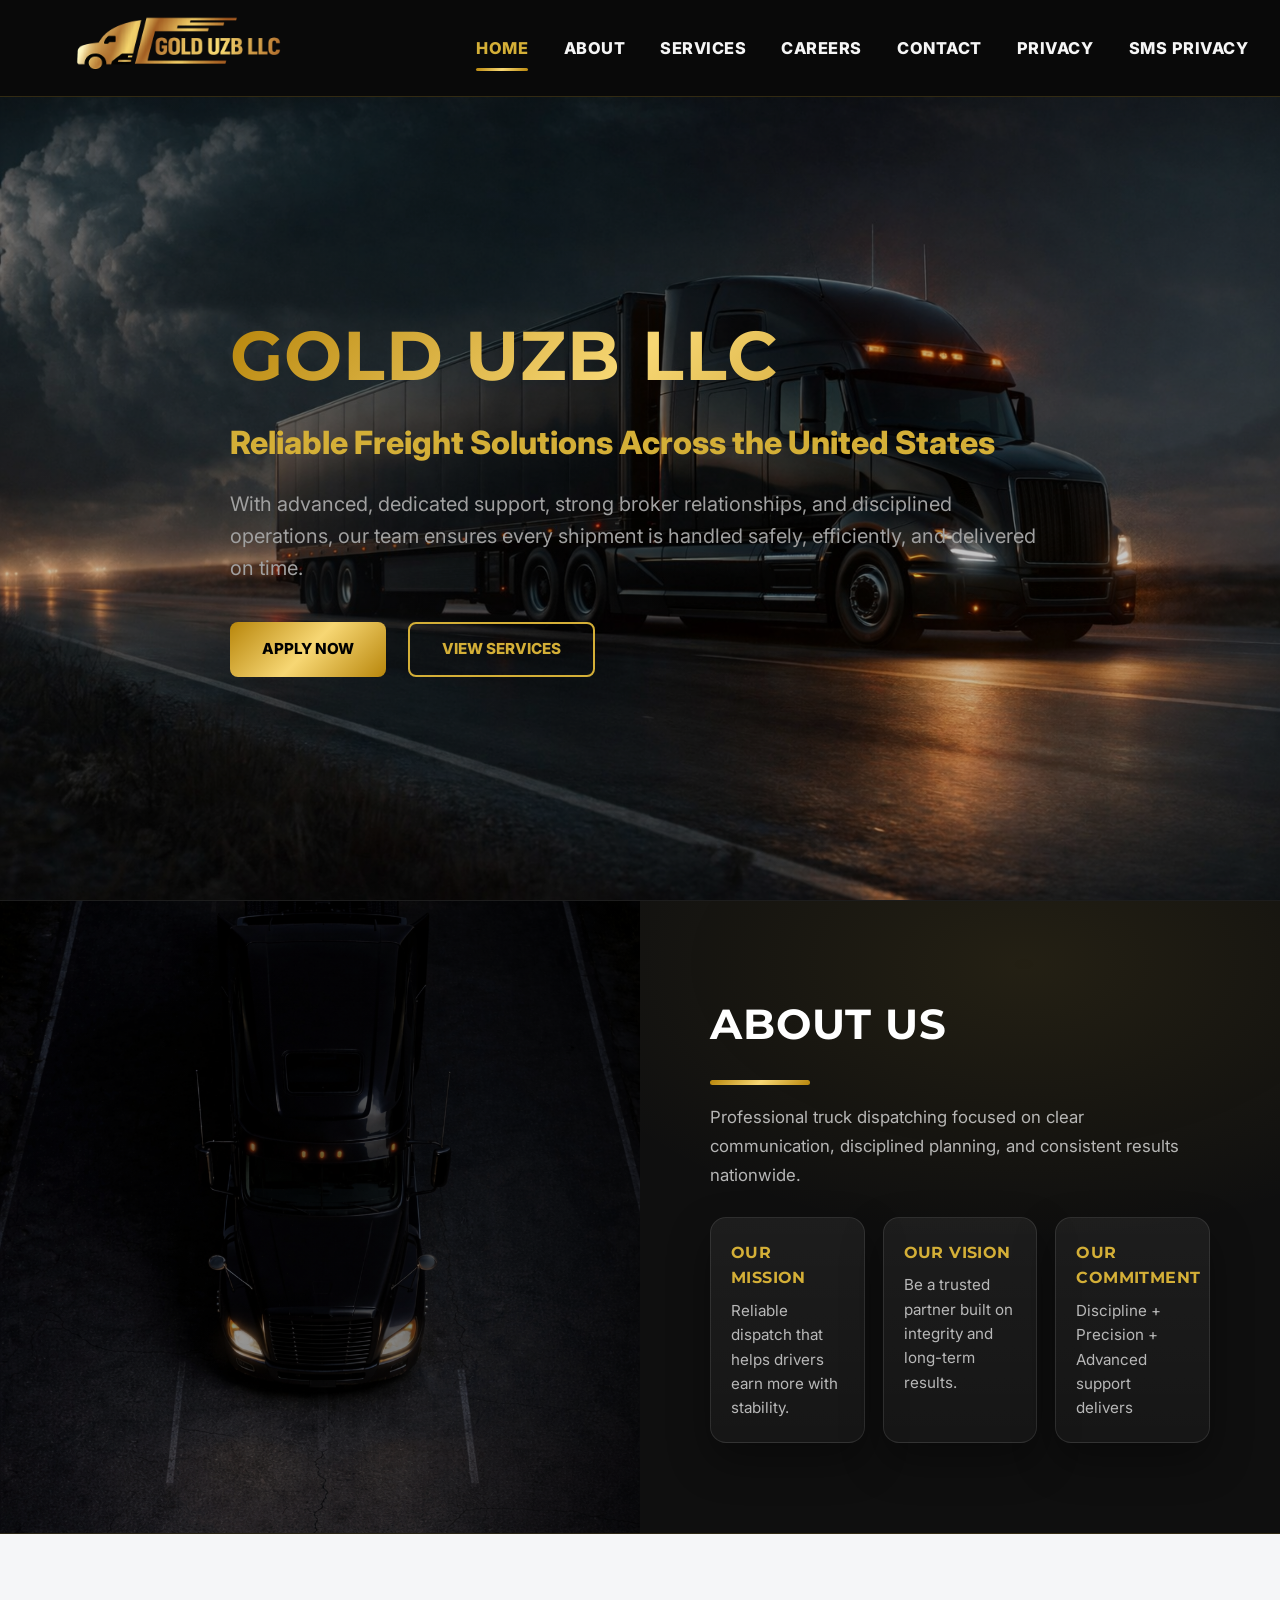
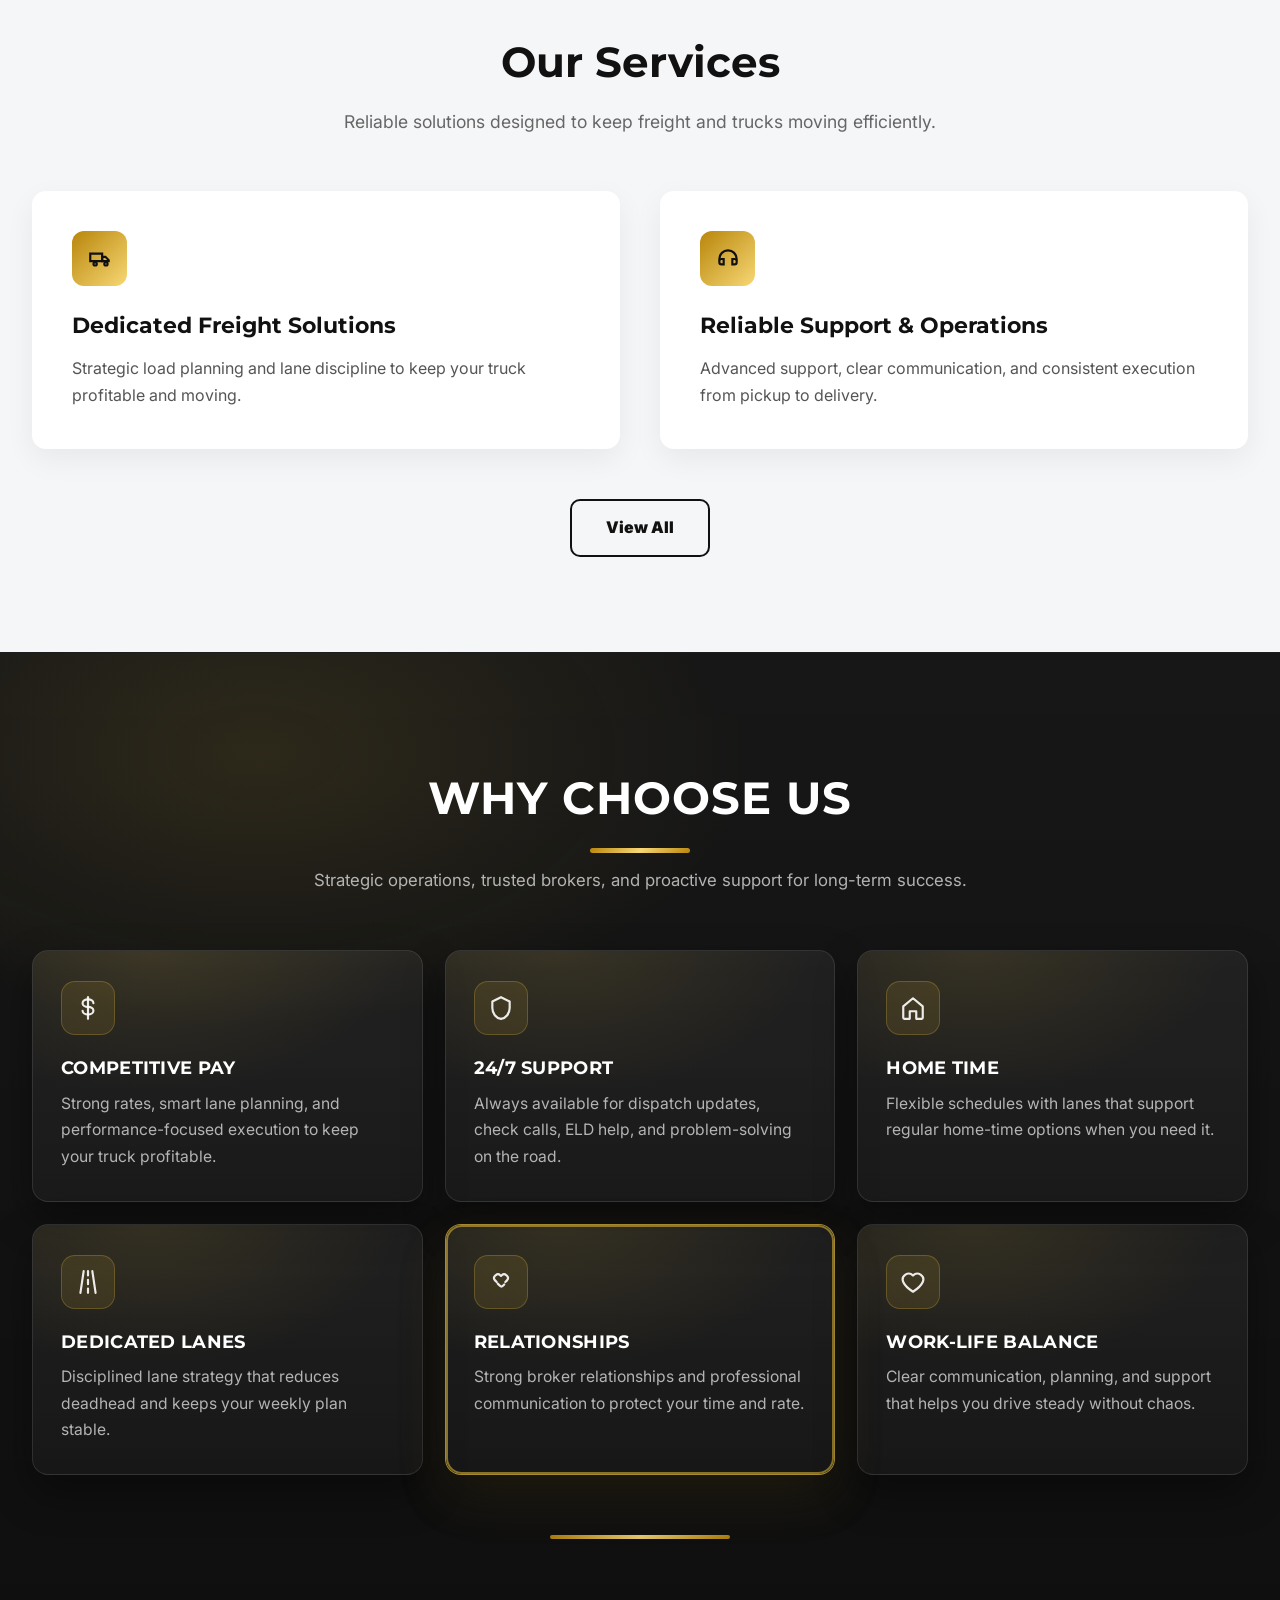
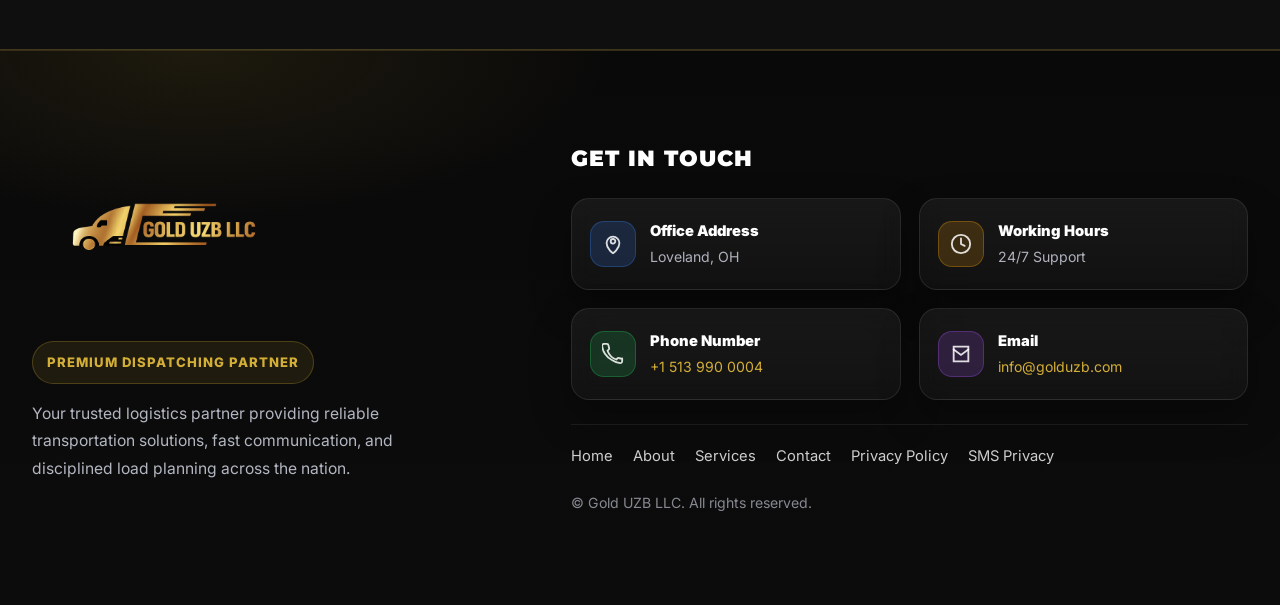
<file: index.html>
<!DOCTYPE html>
<html lang="en">
<head>
    <meta charset="UTF-8"/>
    <meta name="viewport" content="width=device-width, initial-scale=1.0"/>
    <title>Gold UZB LLC | Premium Truck Dispatching Services</title>

    <link rel="preconnect" href="https://fonts.googleapis.com"/>
    <link rel="preconnect" href="https://fonts.gstatic.com" crossorigin/>
    <link
            href="https://fonts.googleapis.com/css2?family=Inter:wght@400;600;700&family=Montserrat:wght@700;800&display=swap"
            rel="stylesheet"
    />

    <link rel="stylesheet" href="static/css/style.css"/>
    <script src="static/js/main.js" defer></script>
</head>
<body>

<header>
    <div class="container">
        <nav>
            <a class="logo" href="index.html">
                <img src="static/image/logo.png" alt="Gold UZB LLC Logo"
                     onerror="this.style.display='none';document.getElementById('logoFallback').style.display='block';"/>
                <div class="logo-fallback" id="logoFallback">
                    <div class="top">GOLD <span style="color:var(--gold)">UZB</span></div>
                    <div class="line"></div>
                    <div class="sub">Logistics Solutions</div>
                </div>
            </a>

            <div class="nav-links" id="navLinks">
                <a href="index.html" class="nav-item active">Home</a>
                <a href="about.html" class="nav-item">About</a>
                <a href="services.html" class="nav-item">Services</a>
                <a href="careers.html" class="nav-item">Careers</a>
                <a href="contact.html" class="nav-item">Contact</a>
                <a href="privacy-policy.html" class="nav-item">Privacy</a>
                <a href="sms-privacy-policy.html" class="nav-item">SMS Privacy</a>
            </div>

            <button class="menu-btn" id="menuBtn" aria-label="Open menu" aria-expanded="false">☰</button>
        </nav>
    </div>
</header>

<main>
    <section class="hero-section">
        <div class="container">
            <div class="hero">
                <h1>Gold UZB LLC</h1>
                <div class="hero-sub">Reliable Freight Solutions Across the United States</div>
                <p>
                    With advanced, dedicated support, strong broker relationships, and disciplined operations, our team
                    ensures every shipment is handled safely, efficiently, and delivered on time.
                </p>
                <div class="hero-actions">
                    <a href="contact.html" class="btn btn-gold">APPLY NOW</a>
                    <a href="services.html" class="btn btn-outline">View Services</a>
                </div>
            </div>
        </div>
    </section>

    <!-- ✅ NEW ABOUT (image left big, text right, centered) -->
    <section class="about-split">
        <div class="about-split-wrap">
            <!-- LEFT: IMAGE (full) -->
            <div class="about-split-image" aria-hidden="true"></div>

            <!-- RIGHT: CONTENT -->
            <div class="about-split-content">
                <h2>ABOUT US</h2>
                <div class="divider divider-left"></div>

                <p class="about-split-text">
                    Professional truck dispatching focused on clear communication,
                    disciplined planning, and consistent results nationwide.
                </p>

                <div class="about-split-grid">
                    <div class="about-split-card">
                        <h3>OUR MISSION</h3>
                        <p>Reliable dispatch that helps drivers earn more with stability.</p>
                    </div>

                    <div class="about-split-card">
                        <h3>OUR VISION</h3>
                        <p>Be a trusted partner built on integrity and long-term results.</p>
                    </div>

                    <div class="about-split-card">
                        <h3>OUR COMMITMENT</h3>
                        <p>Discipline + Precision + Advanced support delivers</p>
                    </div>
                </div>
            </div>
        </div>
    </section>

    <section class="preview">
        <div class="container">
            <div class="head">
                <h2>Our Services</h2>
                <p>Reliable solutions designed to keep freight and trucks moving efficiently.</p>
            </div>

            <div class="grid">
                <div class="p-card">
                    <div class="p-ico">
                        <svg viewBox="0 0 24 24" fill="none" aria-hidden="true">
                            <path d="M3 7h11v7H3z" stroke="currentColor" stroke-width="2"/>
                            <path d="M14 10h3l3 3v1h-6z" stroke="currentColor" stroke-width="2"/>
                            <circle cx="7.5" cy="16.5" r="1.5" stroke="currentColor" stroke-width="2"/>
                            <circle cx="17.5" cy="16.5" r="1.5" stroke="currentColor" stroke-width="2"/>
                        </svg>
                    </div>
                    <h3>Dedicated Freight Solutions</h3>
                    <p>
                        Strategic load planning and lane discipline to keep your truck profitable and moving.
                    </p>
                </div>

                <div class="p-card">
                    <div class="p-ico">
                        <svg viewBox="0 0 24 24" fill="none" aria-hidden="true">
                            <path d="M4 12a8 8 0 0 1 16 0" stroke="currentColor" stroke-width="2"/>
                            <path d="M4 12v3a2 2 0 0 0 2 2h2v-5H6a2 2 0 0 0-2 2z" stroke="currentColor"
                                  stroke-width="2"/>
                            <path d="M20 12v3a2 2 0 0 1-2 2h-2v-5h2a2 2 0 0 1 2 2z" stroke="currentColor"
                                  stroke-width="2"/>
                        </svg>
                    </div>
                    <h3>Reliable Support &amp; Operations</h3>
                    <p>
                        Advanced support, clear communication, and consistent execution from pickup to delivery.
                    </p>
                </div>
            </div>

            <div class="cta">
                <a href="services.html">View All</a>
            </div>
        </div>
    </section>

    <section class="why">
        <div class="container">
            <div class="why-head">
                <h2>Why Choose US</h2>
                <div class="divider"></div>
                <p>
                    Strategic operations, trusted brokers, and proactive support for long-term success.
                </p>
            </div>

            <div class="why-grid">
                <div class="why-card">
                    <div class="why-ico">
                        <svg viewBox="0 0 24 24" fill="none" aria-hidden="true">
                            <path d="M12 2v20" stroke="currentColor" stroke-width="2" stroke-linecap="round"/>
                            <path d="M17 7.5c0-2-2.2-3.5-5-3.5S7 5.5 7 7.5 9.2 11 12 11s5 1.5 5 3.5S14.8 18 12 18s-5-1.5-5-3.5"
                                  stroke="currentColor" stroke-width="2" stroke-linecap="round"/>
                        </svg>
                    </div>
                    <h3>Competitive Pay</h3>
                    <p>Strong rates, smart lane planning, and performance-focused execution to keep your truck
                        profitable.</p>
                </div>

                <div class="why-card">
                    <div class="why-ico">
                        <svg viewBox="0 0 24 24" fill="none" aria-hidden="true">
                            <path d="M12 2 20 6v6c0 5-3.4 9.4-8 10-4.6-.6-8-5-8-10V6l8-4Z"
                                  stroke="currentColor" stroke-width="2" stroke-linejoin="round"/>
                        </svg>
                    </div>
                    <h3>24/7 Support</h3>
                    <p>Always available for dispatch updates, check calls, ELD help, and problem-solving on the
                        road.</p>
                </div>

                <div class="why-card">
                    <div class="why-ico">
                        <svg viewBox="0 0 24 24" fill="none" aria-hidden="true">
                            <path d="M3 10.5 12 3l9 7.5V21a1 1 0 0 1-1 1h-5v-7H9v7H4a1 1 0 0 1-1-1V10.5Z"
                                  stroke="currentColor" stroke-width="2" stroke-linejoin="round"/>
                        </svg>
                    </div>
                    <h3>Home Time</h3>
                    <p>Flexible schedules with lanes that support regular home-time options when you need it.</p>
                </div>

                <div class="why-card">
                    <div class="why-ico">
                        <svg viewBox="0 0 24 24" fill="none" aria-hidden="true">
                            <path d="M8 2 5 22" stroke="currentColor" stroke-width="2" stroke-linecap="round"/>
                            <path d="M16 2 19 22" stroke="currentColor" stroke-width="2" stroke-linecap="round"/>
                            <path d="M12 2v4M12 10v4M12 18v4" stroke="currentColor" stroke-width="2"
                                  stroke-linecap="round"/>
                        </svg>
                    </div>
                    <h3>Dedicated Lanes</h3>
                    <p>Disciplined lane strategy that reduces deadhead and keeps your weekly plan stable.</p>
                </div>

                <div class="why-card is-featured">
                    <div class="why-ico">
                        <svg viewBox="0 0 24 24" fill="none" aria-hidden="true">
                            <path d="M8 12 6.5 10.5a3 3 0 0 1 0-4.2l.6-.6a3 3 0 0 1 4.2 0L12 6.4l.7-.7a3 3 0 0 1 4.2 0l.6.6a3 3 0 0 1 0 4.2L16 12"
                                  stroke="currentColor" stroke-width="2" stroke-linecap="round"
                                  stroke-linejoin="round"/>
                            <path d="M9 13.5 11 15.5a2 2 0 0 0 2.8 0L15 14.3" stroke="currentColor" stroke-width="2"
                                  stroke-linecap="round"/>
                        </svg>
                    </div>
                    <h3>Relationships</h3>
                    <p>Strong broker relationships and professional communication to protect your time and rate.</p>
                </div>

                <div class="why-card">
                    <div class="why-ico">
                        <svg viewBox="0 0 24 24" fill="none" aria-hidden="true">
                            <path d="M12 21s-7-4.5-9-9a5.5 5.5 0 0 1 9-6 5.5 5.5 0 0 1 9 6c-2 4.5-9 9-9 9Z"
                                  stroke="currentColor" stroke-width="2" stroke-linejoin="round"/>
                        </svg>
                    </div>
                    <h3>Work-Life Balance</h3>
                    <p>Clear communication, planning, and support that helps you drive steady without chaos.</p>
                </div>
            </div>
        </div>
    </section>
</main>

<footer class="footer-noor">
    <div class="container f-wrap">
        <div class="f-left">
            <a class="f-brand" href="index.html" aria-label="Gold UZB LLC home">
                <img src="static/image/logo.png" alt="Gold UZB Logo" class="f-logo" onerror="this.style.display='none';"/>
            </a>
            <span class="footer-badge">Premium Dispatching Partner</span>
            <p>Your trusted logistics partner providing reliable transportation solutions, fast communication, and disciplined load planning across the nation.</p>
        </div>

        <div class="f-right">
            <div class="f-title">Get In Touch</div>

            <div class="f-cards">
                <div class="fcard">
                    <div class="ficon b">
                        <svg viewBox="0 0 24 24" fill="none" aria-hidden="true">
                            <path d="M12 22s7-4.5 7-11a7 7 0 1 0-14 0c0 6.5 7 11 7 11Z" stroke="currentColor" stroke-width="2"/>
                            <path d="M12 11.5a2.5 2.5 0 1 0 0-5 2.5 2.5 0 0 0 0 5Z" stroke="currentColor" stroke-width="2"/>
                        </svg>
                    </div>
                    <div>
                        <div class="ftitle">Office Address</div>
                        <div class="fsub">Loveland, OH</div>
                    </div>
                </div>

                <div class="fcard">
                    <div class="ficon o">
                        <svg viewBox="0 0 24 24" fill="none" aria-hidden="true">
                            <path d="M12 22a10 10 0 1 0-10-10 10 10 0 0 0 10 10Z" stroke="currentColor" stroke-width="2"/>
                            <path d="M12 6v6l4 2" stroke="currentColor" stroke-width="2" stroke-linecap="round"/>
                        </svg>
                    </div>
                    <div>
                        <div class="ftitle">Working Hours</div>
                        <div class="fsub">24/7 Support</div>
                    </div>
                </div>

                <div class="fcard">
                    <div class="ficon g">
                        <svg viewBox="0 0 24 24" fill="none" aria-hidden="true">
                            <path d="M22 16.9v3a2 2 0 0 1-2.2 2 19.8 19.8 0 0 1-8.6-3.1A19.5 19.5 0 0 1 3.2 11.8 19.8 19.8 0 0 1 .1 3.2 2 2 0 0 1 2.1 1h3a2 2 0 0 1 2 1.7c.1.9.3 1.7.6 2.5a2 2 0 0 1-.5 2.1L6 8.4a16 16 0 0 0 9.6 9.6l1.1-1.1a2 2 0 0 1 2.1-.5c.8.3 1.6.5 2.5.6A2 2 0 0 1 22 16.9Z" stroke="currentColor" stroke-width="2" stroke-linejoin="round"/>
                        </svg>
                    </div>
                    <div>
                        <div class="ftitle">Phone Number</div>
                        <div class="fsub"><a href="tel:+15139900004">+1 513 990 0004</a></div>
                    </div>
                </div>

                <div class="fcard">
                    <div class="ficon p">
                        <svg viewBox="0 0 24 24" fill="none" aria-hidden="true">
                            <path d="M4 4h16v16H4V4Z" stroke="currentColor" stroke-width="2"/>
                            <path d="m4 7 8 6 8-6" stroke="currentColor" stroke-width="2" stroke-linecap="round"/>
                        </svg>
                    </div>
                    <div>
                        <div class="ftitle">Email</div>
                        <div class="fsub"><a href="mailto:info@golduzb.com">info@golduzb.com</a></div>
                    </div>
                </div>
            </div>

            <div class="footer-bottom-row">
                <div class="footer-links">
                    <a href="index.html">Home</a>
                    <a href="about.html">About</a>
                    <a href="services.html">Services</a>
                    <a href="contact.html">Contact</a>
                    <a href="privacy-policy.html">Privacy Policy</a>
                    <a href="sms-privacy-policy.html">SMS Privacy</a>
                </div>
                <div class="footer-copy">© Gold UZB LLC. All rights reserved.</div>
            </div>
        </div>
    </div>
</footer>

</body>
</html>
</file>
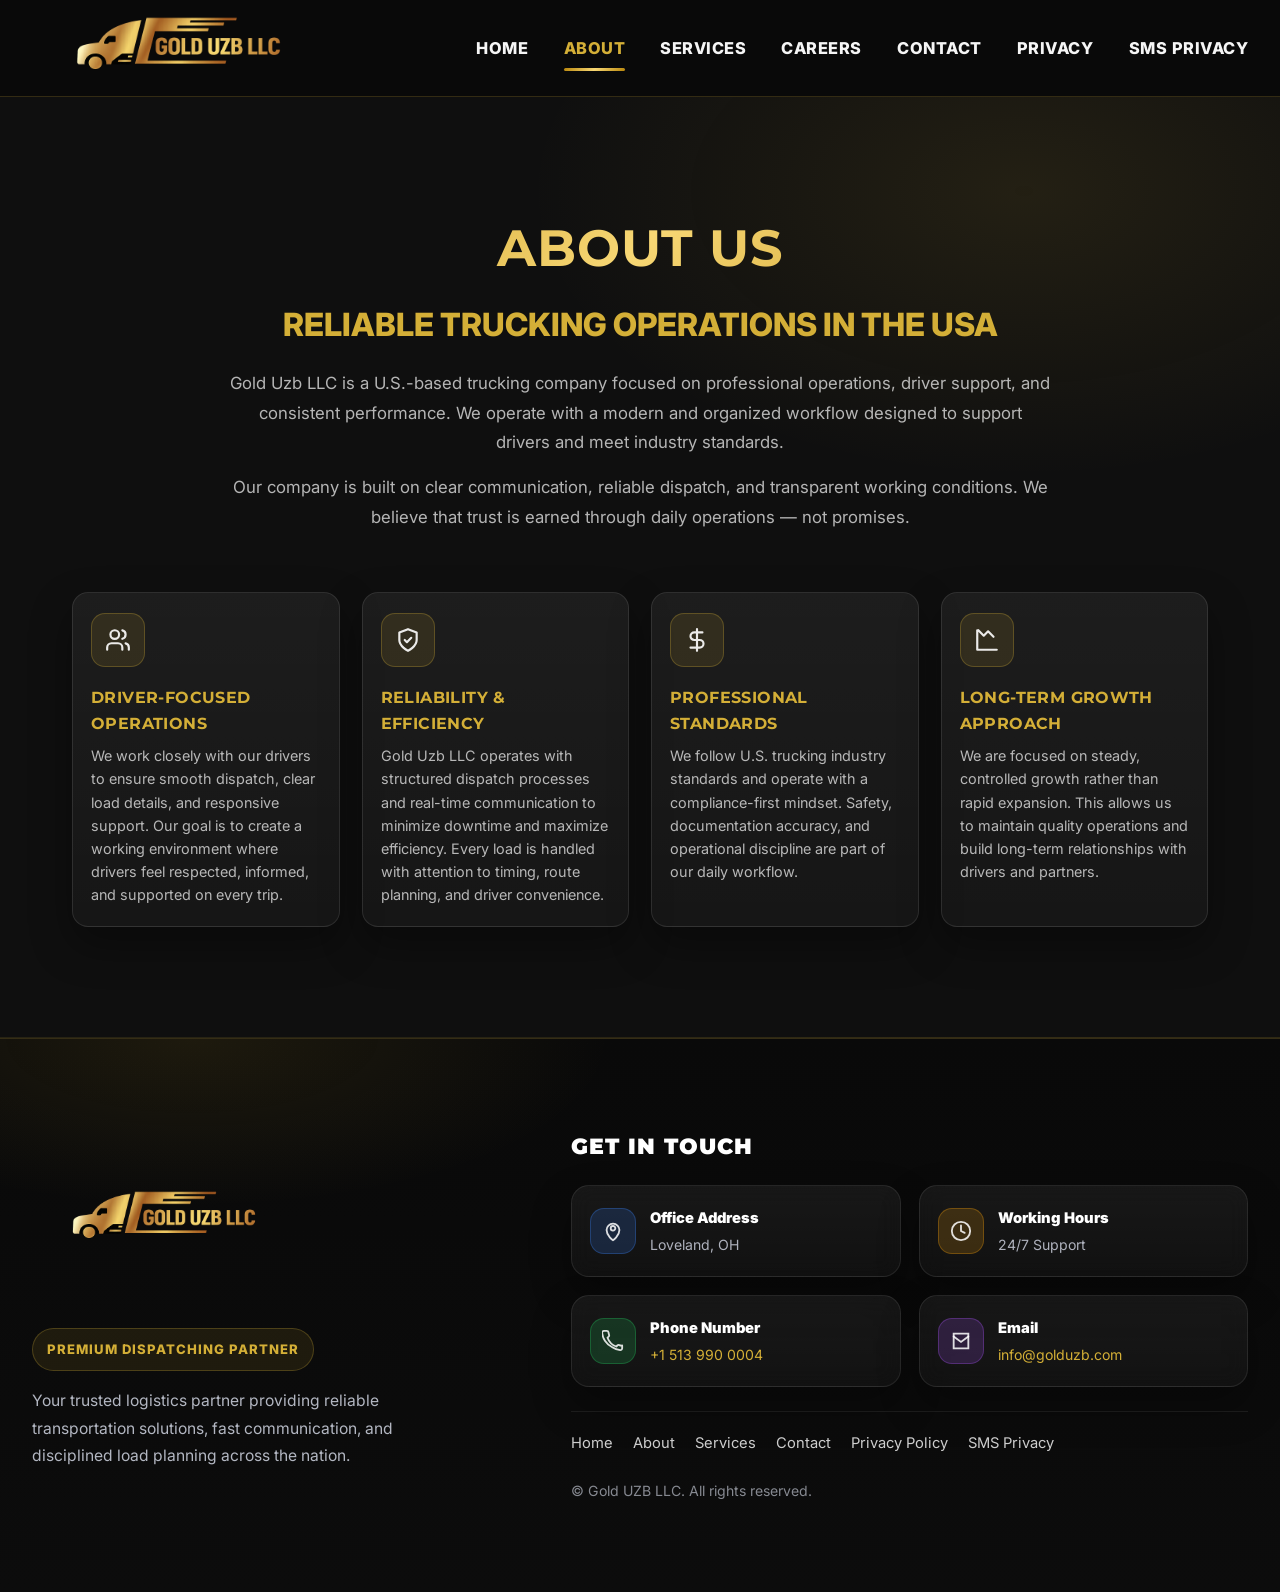
<file: about.html>
<!DOCTYPE html>
<html lang="en">
<head>
    <meta charset="UTF-8"/>
    <meta name="viewport" content="width=device-width, initial-scale=1.0"/>
    <title>About Us | Gold UZB LLC</title>

    <link rel="preconnect" href="https://fonts.googleapis.com"/>
    <link rel="preconnect" href="https://fonts.gstatic.com" crossorigin/>
    <link href="https://fonts.googleapis.com/css2?family=Inter:wght@400;600;700&family=Montserrat:wght@700;800&display=swap"
          rel="stylesheet"/>

    <link rel="stylesheet" href="static/css/style.css"/>
    <script src="static/js/main.js" defer></script>
</head>
<body>

<header>
    <div class="container">
        <nav>
            <a class="logo" href="index.html">
                <img src="static/image/logo.png" alt="Gold UZB LLC Logo"
                     onerror="this.style.display='none';document.getElementById('logoFallback').style.display='block';"/>
                <div class="logo-fallback" id="logoFallback">
                    <div class="top">GOLD <span style="color:var(--gold)">UZB</span></div>
                    <div class="line"></div>
                    <div class="sub">Logistics Solutions</div>
                </div>
            </a>

            <div class="nav-links" id="navLinks">
                <a href="index.html" class="nav-item">Home</a>
                <a href="about.html" class="nav-item active">About</a>
                <a href="services.html" class="nav-item">Services</a>
                <a href="careers.html" class="nav-item">Careers</a>
                <a href="contact.html" class="nav-item">Contact</a>
                <a href="privacy-policy.html" class="nav-item">Privacy</a>
                <a href="sms-privacy-policy.html" class="nav-item">SMS Privacy</a>
            </div>

            <button class="menu-btn" id="menuBtn" aria-label="Open menu" aria-expanded="false">☰</button>
        </nav>
    </div>
</header>

<main>
    <section class="about-simple">
        <div class="container about-simple-wrap">
            <div class="about-simple-head">
                <h1>ABOUT US</h1>
                <div class="hero-sub">RELIABLE TRUCKING OPERATIONS IN THE USA</div>

                <!-- Desktop (full text) -->
                <div class="about-text about-text--desktop">
                    <p>
                        Gold Uzb LLC is a U.S.-based trucking company focused on professional operations, driver
                        support, and consistent performance.
                        We operate with a modern and organized workflow designed to support drivers and meet industry
                        standards.
                    </p>
                    <p>
                        Our company is built on clear communication, reliable dispatch, and transparent working
                        conditions.
                        We believe that trust is earned through daily operations — not promises.
                    </p>
                </div>

                <!-- Mobile (short text) -->
                <div class="about-text about-text--mobile">
                    <p>
                        Gold UZB LLC provides professional trucking operations with clear dispatch, reliable support,
                        and consistent results nationwide.
                    </p>
                </div>
            </div>

            <div class="about-simple-cards">

                <div class="about-simple-card">
                    <div class="why-ico">
                        <svg viewBox="0 0 24 24" fill="none" aria-hidden="true">
                            <path d="M16 21v-2a4 4 0 0 0-4-4H6a4 4 0 0 0-4 4v2" stroke="currentColor" stroke-width="2"
                                  stroke-linecap="round" stroke-linejoin="round"/>
                            <circle cx="9" cy="7" r="4" stroke="currentColor" stroke-width="2" stroke-linecap="round"
                                    stroke-linejoin="round"/>
                            <path d="M22 21v-2a4 4 0 0 0-3-3.87M16 3.13a4 4 0 0 1 0 7.75" stroke="currentColor"
                                  stroke-width="2" stroke-linecap="round" stroke-linejoin="round"/>
                        </svg>
                    </div>
                    <h3>Driver-Focused Operations</h3>
                    <p>
                        We work closely with our drivers to ensure smooth dispatch, clear load details, and responsive
                        support.
                        Our goal is to create a working environment where drivers feel respected, informed, and
                        supported on every trip.
                    </p>
                </div>

                <div class="about-simple-card">
                    <div class="why-ico">
                        <svg viewBox="0 0 24 24" fill="none" aria-hidden="true">
                            <path d="M12 22s8-4 8-10V5l-8-3-8 3v7c0 6 8 10 8 10z" stroke="currentColor" stroke-width="2"
                                  stroke-linecap="round" stroke-linejoin="round"/>
                            <path d="m9 12 2 2 4-4" stroke="currentColor" stroke-width="2" stroke-linecap="round"
                                  stroke-linejoin="round"/>
                        </svg>
                    </div>
                    <h3>Reliability &amp; Efficiency</h3>
                    <p>
                        Gold Uzb LLC operates with structured dispatch processes and real-time communication to minimize
                        downtime and maximize efficiency.
                        Every load is handled with attention to timing, route planning, and driver convenience.
                    </p>
                </div>

                <div class="about-simple-card">
                    <div class="why-ico">
                        <svg viewBox="0 0 24 24" fill="none" aria-hidden="true">
                            <path d="M12 2v20M17 5H9.5a3.5 3.5 0 0 0 0 7h5a3.5 3.5 0 0 1 0 7H6" stroke="currentColor"
                                  stroke-width="2" stroke-linecap="round" stroke-linejoin="round"/>
                        </svg>
                    </div>
                    <h3>Professional Standards</h3>
                    <p>
                        We follow U.S. trucking industry standards and operate with a compliance-first mindset.
                        Safety, documentation accuracy, and operational discipline are part of our daily workflow.
                    </p>
                </div>

                <div class="about-simple-card">
                    <div class="why-ico">
                        <svg viewBox="0 0 24 24" fill="none" aria-hidden="true">
                            <path d="M3 3v18h18M18 9l-5-5-4 4-5-5" stroke="currentColor" stroke-width="2"
                                  stroke-linecap="round" stroke-linejoin="round"/>
                        </svg>
                    </div>
                    <h3>Long-Term Growth Approach</h3>
                    <p>
                        We are focused on steady, controlled growth rather than rapid expansion.
                        This allows us to maintain quality operations and build long-term relationships with drivers and
                        partners.
                    </p>
                </div>

            </div>
        </div>
    </section>
</main>

<footer class="footer-noor">
    <div class="container f-wrap">
        <div class="f-left">
            <a class="f-brand" href="index.html" aria-label="Gold UZB LLC home">
                <img src="static/image/logo.png" alt="Gold UZB Logo" class="f-logo" onerror="this.style.display='none';"/>
            </a>
            <span class="footer-badge">Premium Dispatching Partner</span>
            <p>Your trusted logistics partner providing reliable transportation solutions, fast communication, and disciplined load planning across the nation.</p>
        </div>

        <div class="f-right">
            <div class="f-title">Get In Touch</div>

            <div class="f-cards">
                <div class="fcard">
                    <div class="ficon b">
                        <svg viewBox="0 0 24 24" fill="none" aria-hidden="true">
                            <path d="M12 22s7-4.5 7-11a7 7 0 1 0-14 0c0 6.5 7 11 7 11Z" stroke="currentColor" stroke-width="2"/>
                            <path d="M12 11.5a2.5 2.5 0 1 0 0-5 2.5 2.5 0 0 0 0 5Z" stroke="currentColor" stroke-width="2"/>
                        </svg>
                    </div>
                    <div>
                        <div class="ftitle">Office Address</div>
                        <div class="fsub">Loveland, OH</div>
                    </div>
                </div>

                <div class="fcard">
                    <div class="ficon o">
                        <svg viewBox="0 0 24 24" fill="none" aria-hidden="true">
                            <path d="M12 22a10 10 0 1 0-10-10 10 10 0 0 0 10 10Z" stroke="currentColor" stroke-width="2"/>
                            <path d="M12 6v6l4 2" stroke="currentColor" stroke-width="2" stroke-linecap="round"/>
                        </svg>
                    </div>
                    <div>
                        <div class="ftitle">Working Hours</div>
                        <div class="fsub">24/7 Support</div>
                    </div>
                </div>

                <div class="fcard">
                    <div class="ficon g">
                        <svg viewBox="0 0 24 24" fill="none" aria-hidden="true">
                            <path d="M22 16.9v3a2 2 0 0 1-2.2 2 19.8 19.8 0 0 1-8.6-3.1A19.5 19.5 0 0 1 3.2 11.8 19.8 19.8 0 0 1 .1 3.2 2 2 0 0 1 2.1 1h3a2 2 0 0 1 2 1.7c.1.9.3 1.7.6 2.5a2 2 0 0 1-.5 2.1L6 8.4a16 16 0 0 0 9.6 9.6l1.1-1.1a2 2 0 0 1 2.1-.5c.8.3 1.6.5 2.5.6A2 2 0 0 1 22 16.9Z" stroke="currentColor" stroke-width="2" stroke-linejoin="round"/>
                        </svg>
                    </div>
                    <div>
                        <div class="ftitle">Phone Number</div>
                        <div class="fsub"><a href="tel:+15139900004">+1 513 990 0004</a></div>
                    </div>
                </div>

                <div class="fcard">
                    <div class="ficon p">
                        <svg viewBox="0 0 24 24" fill="none" aria-hidden="true">
                            <path d="M4 4h16v16H4V4Z" stroke="currentColor" stroke-width="2"/>
                            <path d="m4 7 8 6 8-6" stroke="currentColor" stroke-width="2" stroke-linecap="round"/>
                        </svg>
                    </div>
                    <div>
                        <div class="ftitle">Email</div>
                        <div class="fsub"><a href="mailto:info@golduzb.com">info@golduzb.com</a></div>
                    </div>
                </div>
            </div>

            <div class="footer-bottom-row">
                <div class="footer-links">
                    <a href="index.html">Home</a>
                    <a href="about.html">About</a>
                    <a href="services.html">Services</a>
                    <a href="contact.html">Contact</a>
                    <a href="privacy-policy.html">Privacy Policy</a>
                    <a href="sms-privacy-policy.html">SMS Privacy</a>
                </div>
                <div class="footer-copy">© Gold UZB LLC. All rights reserved.</div>
            </div>
        </div>
    </div>
</footer>

</body>
</html>
</file>
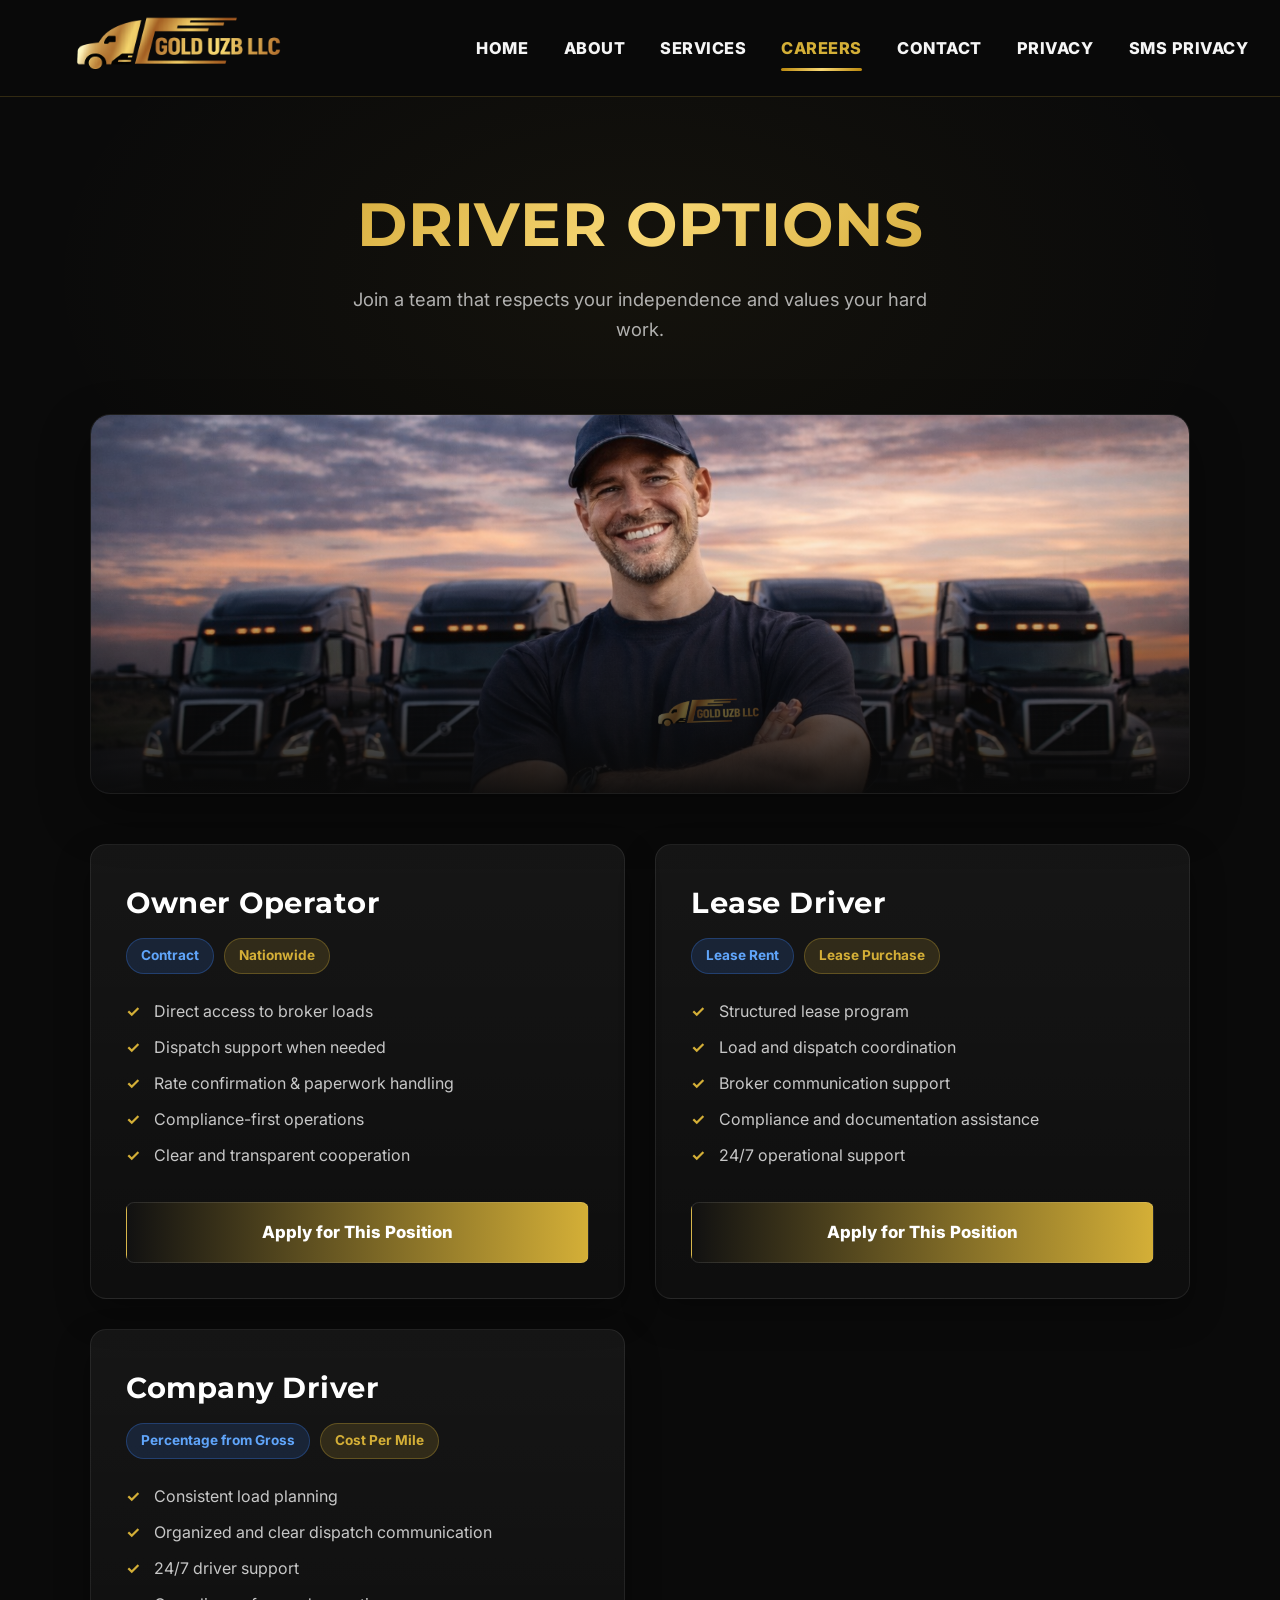
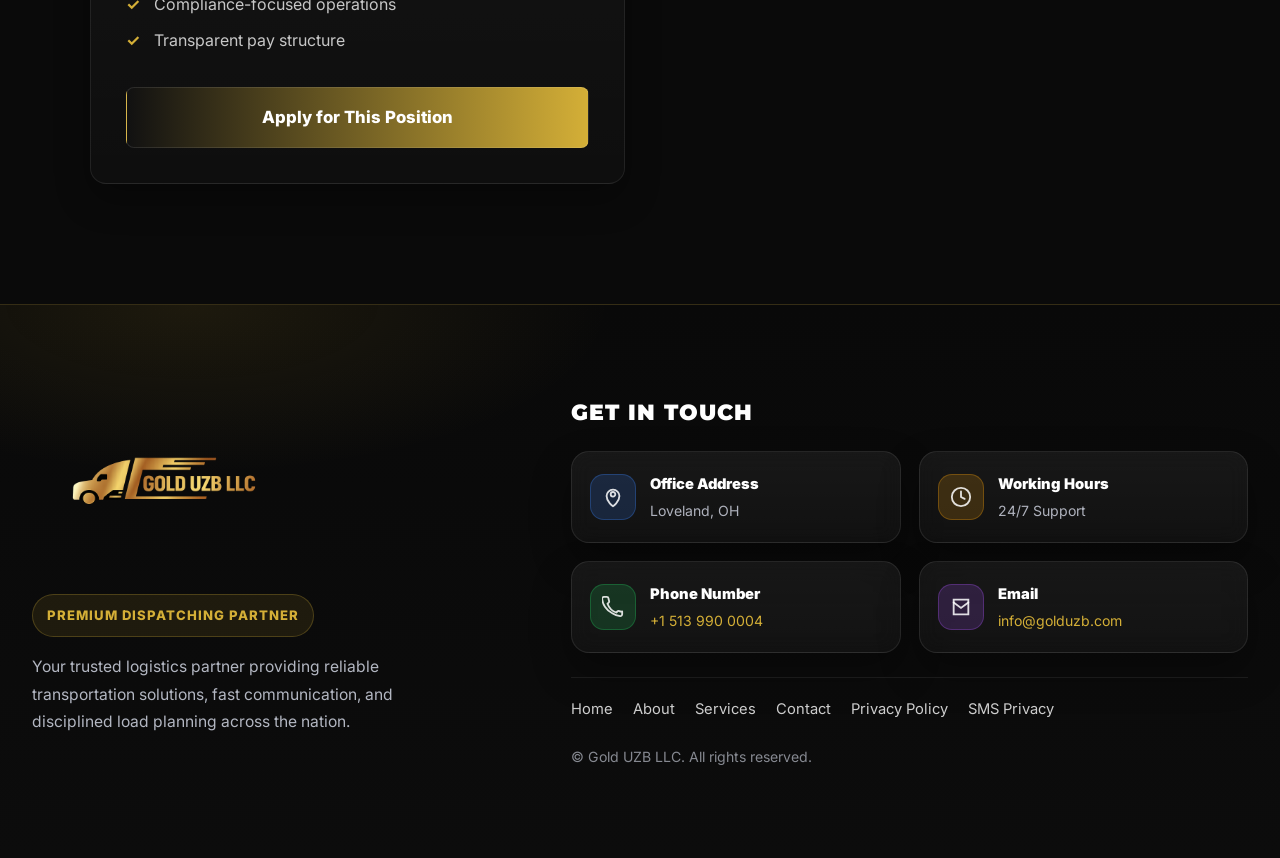
<file: careers.html>
<!DOCTYPE html>
<html lang="en">
<head>
    <meta charset="UTF-8"/>
    <meta name="viewport" content="width=device-width, initial-scale=1.0"/>
    <title>Careers | Gold UZB LLC</title>

    <link rel="preconnect" href="https://fonts.googleapis.com"/>
    <link rel="preconnect" href="https://fonts.gstatic.com" crossorigin/>
    <link href="https://fonts.googleapis.com/css2?family=Inter:wght@400;600;700&family=Montserrat:wght@700;800&display=swap"
          rel="stylesheet"/>

    <link rel="stylesheet" href="static/css/style.css"/>
    <script src="static/js/main.js" defer></script>
</head>
<body>

<header>
    <div class="container">
        <nav>
            <a class="logo" href="index.html">
                <img src="static/image/logo.png" alt="Gold UZB LLC Logo"
                     onerror="this.style.display='none';document.getElementById('logoFallback').style.display='block';"/>
                <div class="logo-fallback" id="logoFallback">
                    <div class="top">GOLD <span style="color:var(--gold)">UZB</span></div>
                    <div class="line"></div>
                    <div class="sub">Logistics Solutions</div>
                </div>
            </a>

            <div class="nav-links" id="navLinks">
                <a href="index.html" class="nav-item">Home</a>
                <a href="about.html" class="nav-item">About</a>
                <a href="services.html" class="nav-item">Services</a>
                <a href="careers.html" class="nav-item active">Careers</a>
                <a href="contact.html" class="nav-item">Contact</a>
                <a href="privacy-policy.html" class="nav-item">Privacy</a>
                <a href="sms-privacy-policy.html" class="nav-item">SMS Privacy</a>
            </div>

            <button class="menu-btn" id="menuBtn" aria-label="Open menu" aria-expanded="false">☰</button>
        </nav>
    </div>
</header>

<main>
    <section class="careers-page">
        <div class="container">

            <div class="page-header">
                <h1>DRIVER OPTIONS</h1>
                <p>Join a team that respects your independence and values your hard work.</p>
            </div>

            <div class="careers-banner">
                <img src="static/image/driver%20option.PNG"
                     alt="">
            </div>

            <div class="job-grid">

                <div class="job-card">
                    <h2 class="job-title">Owner Operator</h2>
                    <div class="job-tags">
                        <span class="tag tag-blue">Contract</span>
                        <span class="tag tag-yellow">Nationwide</span>
                    </div>
                    <ul class="job-features">
                        <li>Direct access to broker loads</li>
                        <li>Dispatch support when needed</li>
                        <li>Rate confirmation & paperwork handling</li>
                        <li>Compliance-first operations</li>
                        <li>Clear and transparent cooperation</li>
                    </ul>
                    <a href="contact.html" class="btn-apply">Apply for This Position</a>
                </div>

                <div class="job-card">
                    <h2 class="job-title">Lease Driver</h2>
                    <div class="job-tags">
                        <span class="tag tag-blue">Lease Rent</span>
                        <span class="tag tag-yellow">Lease Purchase</span>
                    </div>
                    <ul class="job-features">
                        <li>Structured lease program</li>
                        <li>Load and dispatch coordination</li>
                        <li>Broker communication support</li>
                        <li>Compliance and documentation assistance</li>
                        <li>24/7 operational support</li>
                    </ul>
                    <a href="contact.html" class="btn-apply">Apply for This Position</a>
                </div>

                <div class="job-card">
                    <h2 class="job-title">Company Driver</h2>
                    <div class="job-tags">
                        <span class="tag tag-blue">Percentage from Gross</span>
                        <span class="tag tag-yellow">Cost Per Mile</span>
                    </div>
                    <ul class="job-features">
                        <li>Consistent load planning</li>
                        <li>Organized and clear dispatch communication</li>
                        <li>24/7 driver support</li>
                        <li>Compliance-focused operations</li>
                        <li>Transparent pay structure</li>
                    </ul>
                    <a href="contact.html" class="btn-apply">Apply for This Position</a>
                </div>

            </div>
        </div>
    </section>
</main>

<footer class="footer-noor">
    <div class="container f-wrap">
        <div class="f-left">
            <a class="f-brand" href="index.html" aria-label="Gold UZB LLC home">
                <img src="static/image/logo.png" alt="Gold UZB Logo" class="f-logo" onerror="this.style.display='none';"/>
            </a>
            <span class="footer-badge">Premium Dispatching Partner</span>
            <p>Your trusted logistics partner providing reliable transportation solutions, fast communication, and disciplined load planning across the nation.</p>
        </div>

        <div class="f-right">
            <div class="f-title">Get In Touch</div>

            <div class="f-cards">
                <div class="fcard">
                    <div class="ficon b">
                        <svg viewBox="0 0 24 24" fill="none" aria-hidden="true">
                            <path d="M12 22s7-4.5 7-11a7 7 0 1 0-14 0c0 6.5 7 11 7 11Z" stroke="currentColor" stroke-width="2"/>
                            <path d="M12 11.5a2.5 2.5 0 1 0 0-5 2.5 2.5 0 0 0 0 5Z" stroke="currentColor" stroke-width="2"/>
                        </svg>
                    </div>
                    <div>
                        <div class="ftitle">Office Address</div>
                        <div class="fsub">Loveland, OH</div>
                    </div>
                </div>

                <div class="fcard">
                    <div class="ficon o">
                        <svg viewBox="0 0 24 24" fill="none" aria-hidden="true">
                            <path d="M12 22a10 10 0 1 0-10-10 10 10 0 0 0 10 10Z" stroke="currentColor" stroke-width="2"/>
                            <path d="M12 6v6l4 2" stroke="currentColor" stroke-width="2" stroke-linecap="round"/>
                        </svg>
                    </div>
                    <div>
                        <div class="ftitle">Working Hours</div>
                        <div class="fsub">24/7 Support</div>
                    </div>
                </div>

                <div class="fcard">
                    <div class="ficon g">
                        <svg viewBox="0 0 24 24" fill="none" aria-hidden="true">
                            <path d="M22 16.9v3a2 2 0 0 1-2.2 2 19.8 19.8 0 0 1-8.6-3.1A19.5 19.5 0 0 1 3.2 11.8 19.8 19.8 0 0 1 .1 3.2 2 2 0 0 1 2.1 1h3a2 2 0 0 1 2 1.7c.1.9.3 1.7.6 2.5a2 2 0 0 1-.5 2.1L6 8.4a16 16 0 0 0 9.6 9.6l1.1-1.1a2 2 0 0 1 2.1-.5c.8.3 1.6.5 2.5.6A2 2 0 0 1 22 16.9Z" stroke="currentColor" stroke-width="2" stroke-linejoin="round"/>
                        </svg>
                    </div>
                    <div>
                        <div class="ftitle">Phone Number</div>
                        <div class="fsub"><a href="tel:+15139900004">+1 513 990 0004</a></div>
                    </div>
                </div>

                <div class="fcard">
                    <div class="ficon p">
                        <svg viewBox="0 0 24 24" fill="none" aria-hidden="true">
                            <path d="M4 4h16v16H4V4Z" stroke="currentColor" stroke-width="2"/>
                            <path d="m4 7 8 6 8-6" stroke="currentColor" stroke-width="2" stroke-linecap="round"/>
                        </svg>
                    </div>
                    <div>
                        <div class="ftitle">Email</div>
                        <div class="fsub"><a href="mailto:info@golduzb.com">info@golduzb.com</a></div>
                    </div>
                </div>
            </div>

            <div class="footer-bottom-row">
                <div class="footer-links">
                    <a href="index.html">Home</a>
                    <a href="about.html">About</a>
                    <a href="services.html">Services</a>
                    <a href="contact.html">Contact</a>
                    <a href="privacy-policy.html">Privacy Policy</a>
                    <a href="sms-privacy-policy.html">SMS Privacy</a>
                </div>
                <div class="footer-copy">© Gold UZB LLC. All rights reserved.</div>
            </div>
        </div>
    </div>
</footer>

</body>
</html>
</file>
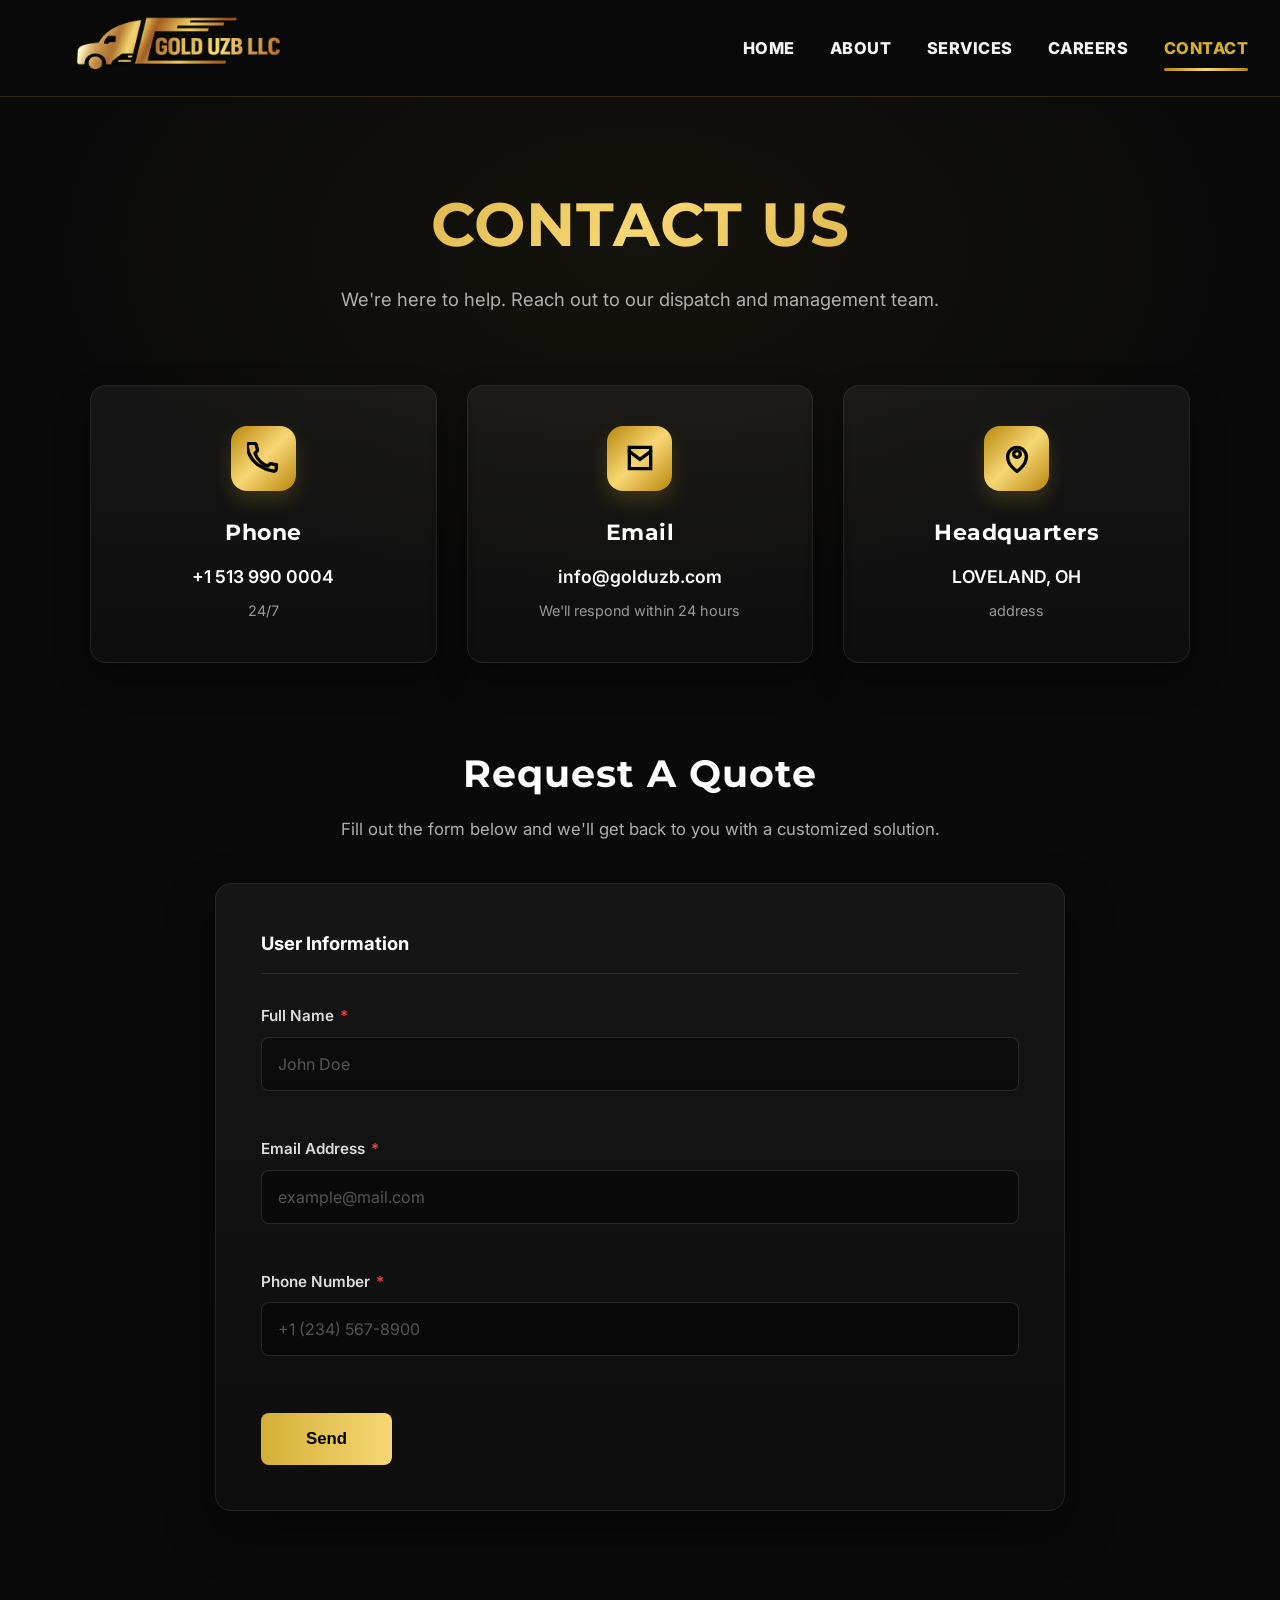
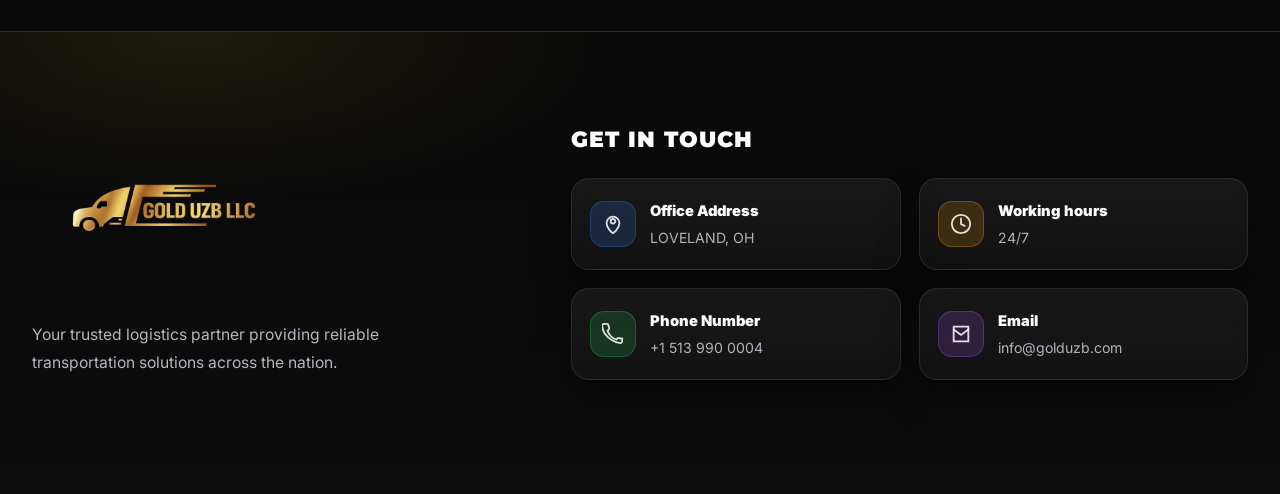
<file: contact.html>
<!DOCTYPE html>
<html lang="en">
<head>
    <meta charset="UTF-8"/>
    <meta name="viewport" content="width=device-width, initial-scale=1.0"/>
    <title>Contact Us | Gold UZB LLC</title>

    <link rel="preconnect" href="https://fonts.googleapis.com"/>
    <link rel="preconnect" href="https://fonts.gstatic.com" crossorigin/>
    <link href="https://fonts.googleapis.com/css2?family=Inter:wght@400;600;700&family=Montserrat:wght@700;800&display=swap"
          rel="stylesheet"/>

    <link rel="stylesheet" href="static/css/style.css"/>
    <script src="static/js/main.js" defer></script>
</head>
<body>

<header>
    <div class="container">
        <nav>
            <a class="logo" href="index.html">
                <img src="static/image/logo.png" alt="Gold UZB LLC Logo"
                     onerror="this.style.display='none';document.getElementById('logoFallback').style.display='block';"/>
                <div class="logo-fallback" id="logoFallback">
                    <div class="top">GOLD <span style="color:var(--gold)">UZB</span></div>
                    <div class="line"></div>
                    <div class="sub">Logistics Solutions</div>
                </div>
            </a>

            <div class="nav-links" id="navLinks">
                <a href="index.html" class="nav-item">Home</a>
                <a href="about.html" class="nav-item">About</a>
                <a href="services.html" class="nav-item">Services</a>
                <a href="careers.html" class="nav-item">Careers</a>
                <a href="contact.html" class="nav-item active">Contact</a>
            </div>

            <button class="menu-btn" id="menuBtn" aria-label="Open menu" aria-expanded="false">☰</button>
        </nav>
    </div>
</header>

<main>
    <section class="contact-page">
        <div class="container">

            <div class="page-header">
                <h1>CONTACT US</h1>
                <p>We're here to help. Reach out to our dispatch and management team.</p>
            </div>

            <div class="contact-cards">
                <!-- Phone -->
                <div class="c-card">
                    <div class="c-icon">
                        <svg viewBox="0 0 24 24" fill="none" aria-hidden="true">
                            <path d="M22 16.9v3a2 2 0 0 1-2.2 2 19.8 19.8 0 0 1-8.6-3.1A19.5 19.5 0 0 1 3.2 11.8 19.8 19.8 0 0 1 .1 3.2 2 2 0 0 1 2.1 1h3a2 2 0 0 1 2 1.7c.1.9.3 1.7.6 2.5a2 2 0 0 1-.5 2.1L6 8.4a16 16 0 0 0 9.6 9.6l1.1-1.1a2 2 0 0 1 2.1-.5c.8.3 1.6.5 2.5.6A2 2 0 0 1 22 16.9Z"
                                  stroke="currentColor" stroke-width="2.5" stroke-linejoin="round"/>
                        </svg>
                    </div>
                    <h3>Phone</h3>
                    <a class="value value-link" href="tel:+15139900004">+1 513 990 0004</a>
                    <div class="subtext">24/7</div>
                </div>

                <!-- Email -->
                <div class="c-card">
                    <div class="c-icon">
                        <svg viewBox="0 0 24 24" fill="none" aria-hidden="true">
                            <path d="M4 4h16v16H4V4Z" stroke="currentColor" stroke-width="2.5"/>
                            <path d="m4 7 8 6 8-6" stroke="currentColor" stroke-width="2.5" stroke-linecap="round"/>
                        </svg>
                    </div>
                    <h3>Email</h3>
                    <a class="value value-link" href="mailto:dispatch@golduzb.com">info@golduzb.com</a>
                    <div class="subtext">We'll respond within 24 hours</div>
                </div>

                <!-- HQ -->
                <div class="c-card">
                    <div class="c-icon">
                        <svg viewBox="0 0 24 24" fill="none" aria-hidden="true">
                            <path d="M12 22s7-4.5 7-11a7 7 0 1 0-14 0c0 6.5 7 11 7 11Z" stroke="currentColor"
                                  stroke-width="2.5"/>
                            <path d="M12 11.5a2.5 2.5 0 1 0 0-5 2.5 2.5 0 0 0 0 5Z" stroke="currentColor"
                                  stroke-width="2.5"/>
                        </svg>
                    </div>
                    <h3>Headquarters</h3>
                    <div class="value">LOVELAND, OH</div>
                    <div class="subtext">address</div>
                </div>
            </div>

            <div class="quote-section">
                <div class="quote-header">
                    <h2>Request a Quote</h2>
                    <p>Fill out the form below and we'll get back to you with a customized solution.</p>
                </div>

                <div class="form-card">
                    <div class="form-header">User Information</div>

                    <form id="contactForm">
                        <div class="form-group">
                            <label class="form-label" for="fullName">Full Name <span class="req">*</span></label>
                            <input type="text" id="fullName" class="form-input" placeholder="John Doe" required>
                        </div>

                        <div class="form-group">
                            <label class="form-label" for="emailAddr">Email Address <span class="req">*</span></label>
                            <input type="email" id="emailAddr" class="form-input" placeholder="example@mail.com"
                                   required>
                        </div>

                        <div class="form-group">
                            <label class="form-label" for="phoneNum">Phone Number <span class="req">*</span></label>
                            <input type="tel" id="phoneNum" class="form-input" placeholder="+1 (234) 567-8900" required>
                        </div>

                        <button type="submit" class="btn-send">Send</button>
                    </form>
                </div>
            </div>

        </div>
    </section>
</main>

<footer class="footer-noor">
    <div class="container f-wrap">
        <div class="f-left">
            <img src="static/image/logo.png" alt="Gold UZB Logo" class="f-logo" onerror="this.style.display='none';"/>
            <p>Your trusted logistics partner providing reliable transportation solutions across the nation.</p>
        </div>

        <div class="f-right">
            <div class="f-title">Get In Touch</div>

            <div class="f-cards">
                <div class="fcard">
                    <div class="ficon b">
                        <svg viewBox="0 0 24 24" fill="none" aria-hidden="true">
                            <path d="M12 22s7-4.5 7-11a7 7 0 1 0-14 0c0 6.5 7 11 7 11Z" stroke="currentColor"
                                  stroke-width="2"/>
                            <path d="M12 11.5a2.5 2.5 0 1 0 0-5 2.5 2.5 0 0 0 0 5Z" stroke="currentColor"
                                  stroke-width="2"/>
                        </svg>
                    </div>
                    <div>
                        <div class="ftitle">Office Address</div>
                        <div class="fsub">LOVELAND, OH</div>
                    </div>
                </div>

                <div class="fcard">
                    <div class="ficon o">
                        <svg viewBox="0 0 24 24" fill="none" aria-hidden="true">
                            <path d="M12 22a10 10 0 1 0-10-10 10 10 0 0 0 10 10Z" stroke="currentColor"
                                  stroke-width="2"/>
                            <path d="M12 6v6l4 2" stroke="currentColor" stroke-width="2" stroke-linecap="round"/>
                        </svg>
                    </div>
                    <div>
                        <div class="ftitle">Working hours</div>
                        <div class="fsub">24/7</div>
                    </div>
                </div>

                <div class="fcard">
                    <div class="ficon g">
                        <svg viewBox="0 0 24 24" fill="none" aria-hidden="true">
                            <path d="M22 16.9v3a2 2 0 0 1-2.2 2 19.8 19.8 0 0 1-8.6-3.1A19.5 19.5 0 0 1 3.2 11.8 19.8 19.8 0 0 1 .1 3.2 2 2 0 0 1 2.1 1h3a2 2 0 0 1 2 1.7c.1.9.3 1.7.6 2.5a2 2 0 0 1-.5 2.1L6 8.4a16 16 0 0 0 9.6 9.6l1.1-1.1a2 2 0 0 1 2.1-.5c.8.3 1.6.5 2.5.6A2 2 0 0 1 22 16.9Z"
                                  stroke="currentColor" stroke-width="2" stroke-linejoin="round"/>
                        </svg>
                    </div>
                    <div>
                        <div class="ftitle">Phone Number</div>
                        <div class="fsub">+1 513 990 0004</div>
                    </div>
                </div>

                <div class="fcard">
                    <div class="ficon p">
                        <svg viewBox="0 0 24 24" fill="none" aria-hidden="true">
                            <path d="M4 4h16v16H4V4Z" stroke="currentColor" stroke-width="2"/>
                            <path d="m4 7 8 6 8-6" stroke="currentColor" stroke-width="2" stroke-linecap="round"/>
                        </svg>
                    </div>
                    <div>
                        <div class="ftitle">Email</div>
                        <div class="fsub">info@golduzb.com</div>
                    </div>
                </div>

            </div>
        </div>
    </div>
</footer>

</body>
</html>
</file>
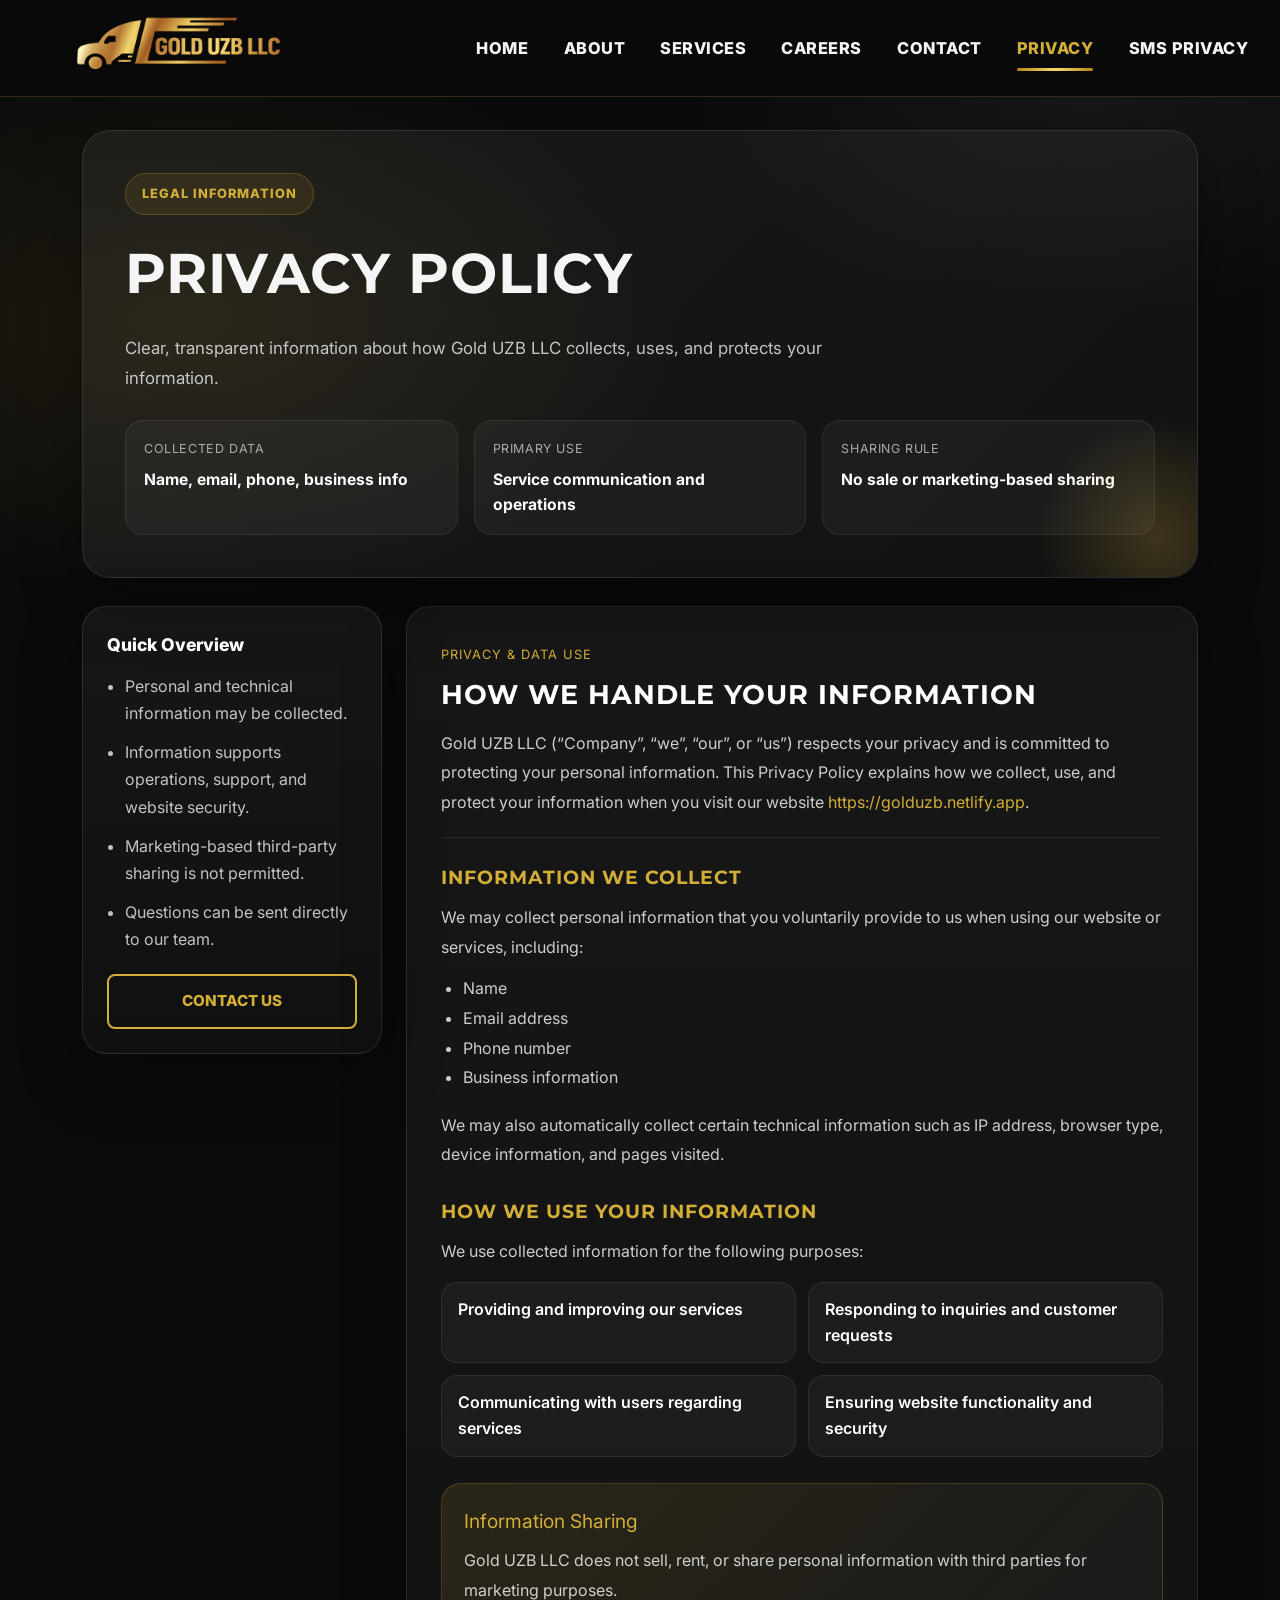
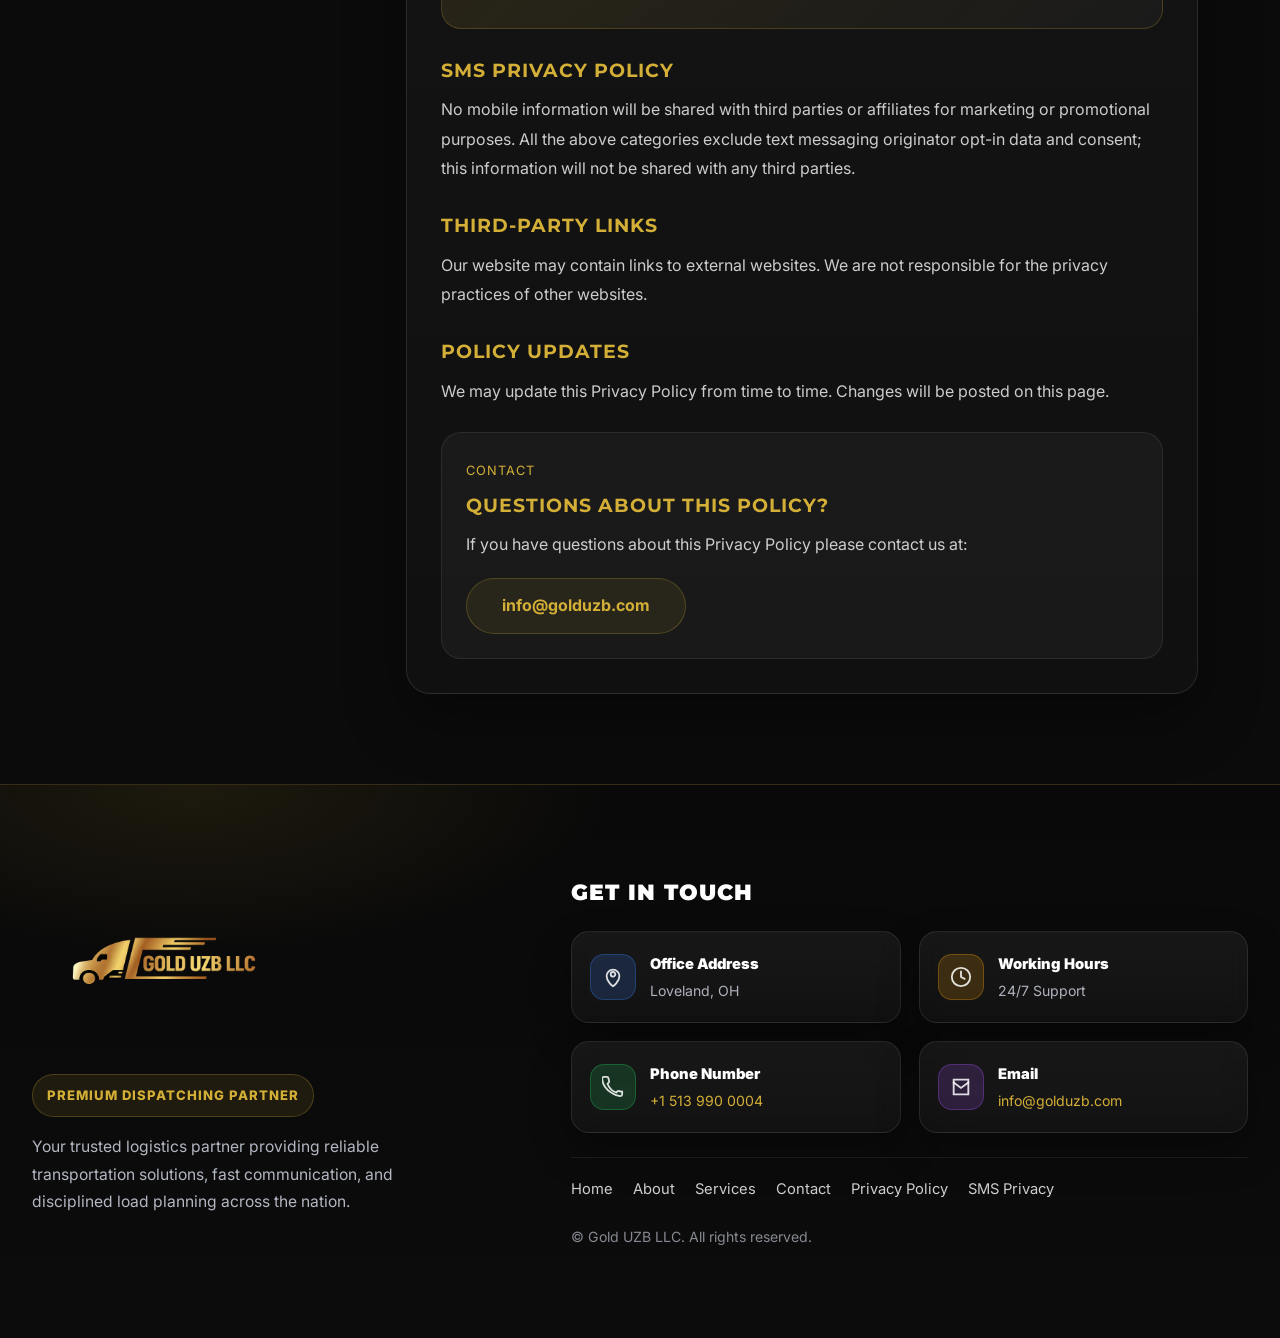
<file: privacy-policy.html>
<!DOCTYPE html>
<html lang="en">
<head>
    <meta charset="UTF-8"/>
    <meta name="viewport" content="width=device-width, initial-scale=1.0"/>
    <title>Privacy Policy | Gold UZB LLC</title>

    <link rel="preconnect" href="https://fonts.googleapis.com"/>
    <link rel="preconnect" href="https://fonts.gstatic.com" crossorigin/>
    <link href="https://fonts.googleapis.com/css2?family=Inter:wght@400;600;700&family=Montserrat:wght@700;800&display=swap"
          rel="stylesheet"/>

    <link rel="stylesheet" href="static/css/style.css"/>
    <script src="static/js/main.js" defer></script>
</head>
<body>

<header>
    <div class="container">
        <nav>
            <a class="logo" href="index.html">
                <img src="static/image/logo.png" alt="Gold UZB LLC Logo"
                     onerror="this.style.display='none';document.getElementById('logoFallback').style.display='block';"/>
                <div class="logo-fallback" id="logoFallback">
                    <div class="top">GOLD <span style="color:var(--gold)">UZB</span></div>
                    <div class="line"></div>
                    <div class="sub">Logistics Solutions</div>
                </div>
            </a>

            <div class="nav-links" id="navLinks">
                <a href="index.html" class="nav-item">Home</a>
                <a href="about.html" class="nav-item">About</a>
                <a href="services.html" class="nav-item">Services</a>
                <a href="careers.html" class="nav-item">Careers</a>
                <a href="contact.html" class="nav-item">Contact</a>
                <a href="privacy-policy.html" class="nav-item active">Privacy</a>
                <a href="sms-privacy-policy.html" class="nav-item">SMS Privacy</a>
            </div>

            <button class="menu-btn" id="menuBtn" aria-label="Open menu" aria-expanded="false">☰</button>
        </nav>
    </div>
</header>

<main>
    <section class="policy-page">
        <div class="container policy-wrap">
            <div class="policy-hero">
                <div class="policy-badge">Legal Information</div>
                <h1>Privacy Policy</h1>
                <p>Clear, transparent information about how Gold UZB LLC collects, uses, and protects your information.</p>

                <div class="policy-top-grid">
                    <div class="policy-mini-card">
                        <span>Collected Data</span>
                        <strong>Name, email, phone, business info</strong>
                    </div>
                    <div class="policy-mini-card">
                        <span>Primary Use</span>
                        <strong>Service communication and operations</strong>
                    </div>
                    <div class="policy-mini-card">
                        <span>Sharing Rule</span>
                        <strong>No sale or marketing-based sharing</strong>
                    </div>
                </div>
            </div>

            <div class="policy-layout">
                <aside class="policy-side-card">
                    <div class="policy-side-title">Quick Overview</div>
                    <ul class="policy-side-list">
                        <li>Personal and technical information may be collected.</li>
                        <li>Information supports operations, support, and website security.</li>
                        <li>Marketing-based third-party sharing is not permitted.</li>
                        <li>Questions can be sent directly to our team.</li>
                    </ul>
                    <a href="contact.html" class="btn btn-outline policy-side-btn">Contact Us</a>
                </aside>

                <div class="policy-card">
                    <div class="policy-section-intro">
                        <span>Privacy &amp; Data Use</span>
                        <h2>How we handle your information</h2>
                        <p>Gold UZB LLC (“Company”, “we”, “our”, or “us”) respects your privacy and is committed to protecting your personal information. This Privacy Policy explains how we collect, use, and protect your information when you visit our website <a href="https://golduzb.netlify.app" target="_blank" rel="noopener noreferrer">https://golduzb.netlify.app</a>.</p>
                    </div>

                    <div class="policy-section">
                        <h3>Information We Collect</h3>
                        <p>We may collect personal information that you voluntarily provide to us when using our website or services, including:</p>
                        <ul>
                            <li>Name</li>
                            <li>Email address</li>
                            <li>Phone number</li>
                            <li>Business information</li>
                        </ul>
                        <p>We may also automatically collect certain technical information such as IP address, browser type, device information, and pages visited.</p>
                    </div>

                    <div class="policy-section">
                        <h3>How We Use Your Information</h3>
                        <p>We use collected information for the following purposes:</p>
                        <div class="policy-pill-grid">
                            <div class="policy-pill">Providing and improving our services</div>
                            <div class="policy-pill">Responding to inquiries and customer requests</div>
                            <div class="policy-pill">Communicating with users regarding services</div>
                            <div class="policy-pill">Ensuring website functionality and security</div>
                        </div>
                    </div>

                    <div class="policy-highlight-card">
                        <div class="policy-highlight-title">Information Sharing</div>
                        <p>Gold UZB LLC does not sell, rent, or share personal information with third parties for marketing purposes.</p>
                    </div>

                    <div class="policy-section">
                        <h3>SMS Privacy Policy</h3>
                        <p>No mobile information will be shared with third parties or affiliates for marketing or promotional purposes. All the above categories exclude text messaging originator opt-in data and consent; this information will not be shared with any third parties.</p>
                    </div>

                    <div class="policy-section">
                        <h3>Third-Party Links</h3>
                        <p>Our website may contain links to external websites. We are not responsible for the privacy practices of other websites.</p>
                    </div>

                    <div class="policy-section">
                        <h3>Policy Updates</h3>
                        <p>We may update this Privacy Policy from time to time. Changes will be posted on this page.</p>
                    </div>

                    <div class="policy-contact-box">
                        <div>
                            <span>Contact</span>
                            <h3>Questions about this policy?</h3>
                            <p>If you have questions about this Privacy Policy please contact us at:</p>
                        </div>
                        <a href="mailto:info@golduzb.com" class="policy-mail-link">info@golduzb.com</a>
                    </div>
                </div>
            </div>
        </div>
    </section>
</main>

<footer class="footer-noor">
    <div class="container f-wrap">
        <div class="f-left">
            <a class="f-brand" href="index.html" aria-label="Gold UZB LLC home">
                <img src="static/image/logo.png" alt="Gold UZB Logo" class="f-logo" onerror="this.style.display='none';"/>
            </a>
            <span class="footer-badge">Premium Dispatching Partner</span>
            <p>Your trusted logistics partner providing reliable transportation solutions, fast communication, and disciplined load planning across the nation.</p>
        </div>

        <div class="f-right">
            <div class="f-title">Get In Touch</div>

            <div class="f-cards">
                <div class="fcard">
                    <div class="ficon b">
                        <svg viewBox="0 0 24 24" fill="none" aria-hidden="true">
                            <path d="M12 22s7-4.5 7-11a7 7 0 1 0-14 0c0 6.5 7 11 7 11Z" stroke="currentColor" stroke-width="2"/>
                            <path d="M12 11.5a2.5 2.5 0 1 0 0-5 2.5 2.5 0 0 0 0 5Z" stroke="currentColor" stroke-width="2"/>
                        </svg>
                    </div>
                    <div>
                        <div class="ftitle">Office Address</div>
                        <div class="fsub">Loveland, OH</div>
                    </div>
                </div>

                <div class="fcard">
                    <div class="ficon o">
                        <svg viewBox="0 0 24 24" fill="none" aria-hidden="true">
                            <path d="M12 22a10 10 0 1 0-10-10 10 10 0 0 0 10 10Z" stroke="currentColor" stroke-width="2"/>
                            <path d="M12 6v6l4 2" stroke="currentColor" stroke-width="2" stroke-linecap="round"/>
                        </svg>
                    </div>
                    <div>
                        <div class="ftitle">Working Hours</div>
                        <div class="fsub">24/7 Support</div>
                    </div>
                </div>

                <div class="fcard">
                    <div class="ficon g">
                        <svg viewBox="0 0 24 24" fill="none" aria-hidden="true">
                            <path d="M22 16.9v3a2 2 0 0 1-2.2 2 19.8 19.8 0 0 1-8.6-3.1A19.5 19.5 0 0 1 3.2 11.8 19.8 19.8 0 0 1 .1 3.2 2 2 0 0 1 2.1 1h3a2 2 0 0 1 2 1.7c.1.9.3 1.7.6 2.5a2 2 0 0 1-.5 2.1L6 8.4a16 16 0 0 0 9.6 9.6l1.1-1.1a2 2 0 0 1 2.1-.5c.8.3 1.6.5 2.5.6A2 2 0 0 1 22 16.9Z" stroke="currentColor" stroke-width="2" stroke-linejoin="round"/>
                        </svg>
                    </div>
                    <div>
                        <div class="ftitle">Phone Number</div>
                        <div class="fsub"><a href="tel:+15139900004">+1 513 990 0004</a></div>
                    </div>
                </div>

                <div class="fcard">
                    <div class="ficon p">
                        <svg viewBox="0 0 24 24" fill="none" aria-hidden="true">
                            <path d="M4 4h16v16H4V4Z" stroke="currentColor" stroke-width="2"/>
                            <path d="m4 7 8 6 8-6" stroke="currentColor" stroke-width="2" stroke-linecap="round"/>
                        </svg>
                    </div>
                    <div>
                        <div class="ftitle">Email</div>
                        <div class="fsub"><a href="mailto:info@golduzb.com">info@golduzb.com</a></div>
                    </div>
                </div>
            </div>

            <div class="footer-bottom-row">
                <div class="footer-links">
                    <a href="index.html">Home</a>
                    <a href="about.html">About</a>
                    <a href="services.html">Services</a>
                    <a href="contact.html">Contact</a>
                    <a href="privacy-policy.html">Privacy Policy</a>
                    <a href="sms-privacy-policy.html">SMS Privacy</a>
                </div>
                <div class="footer-copy">© Gold UZB LLC. All rights reserved.</div>
            </div>
        </div>
    </div>
</footer>

</body>
</html>
</file>
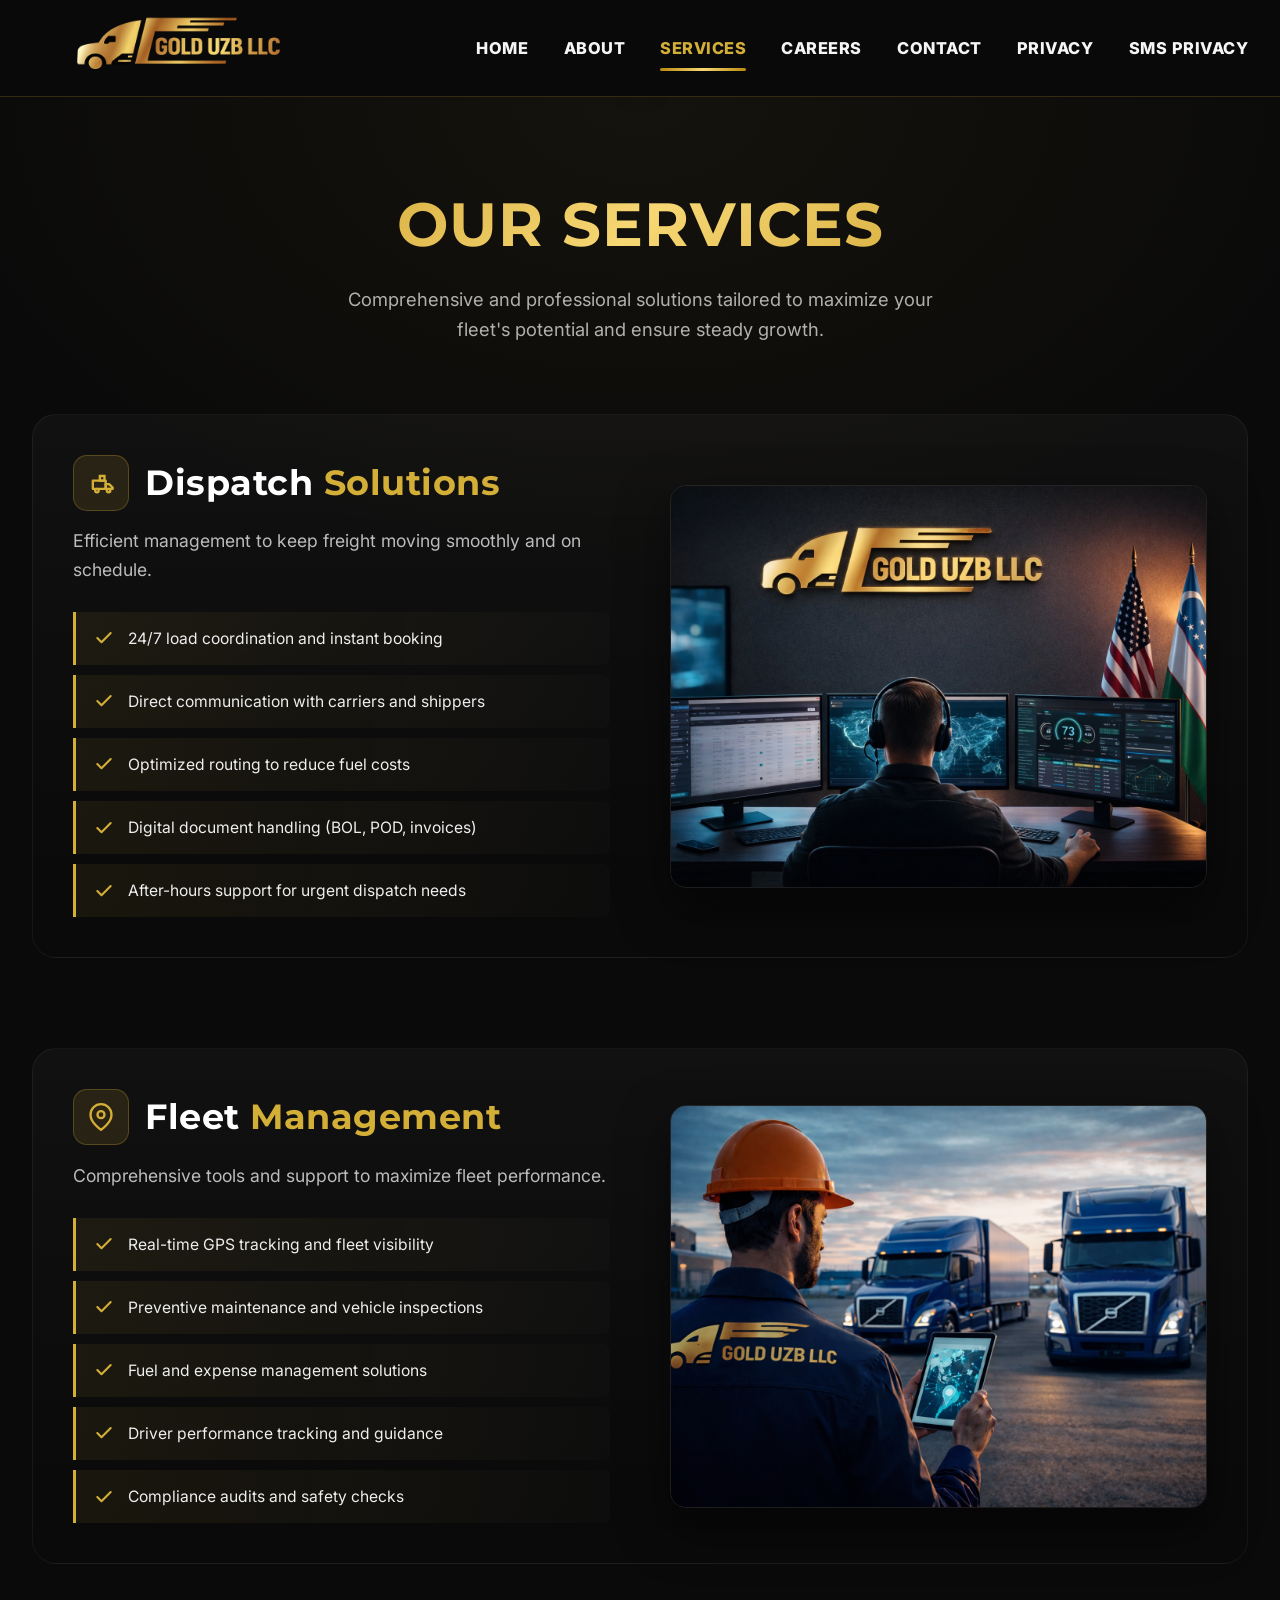
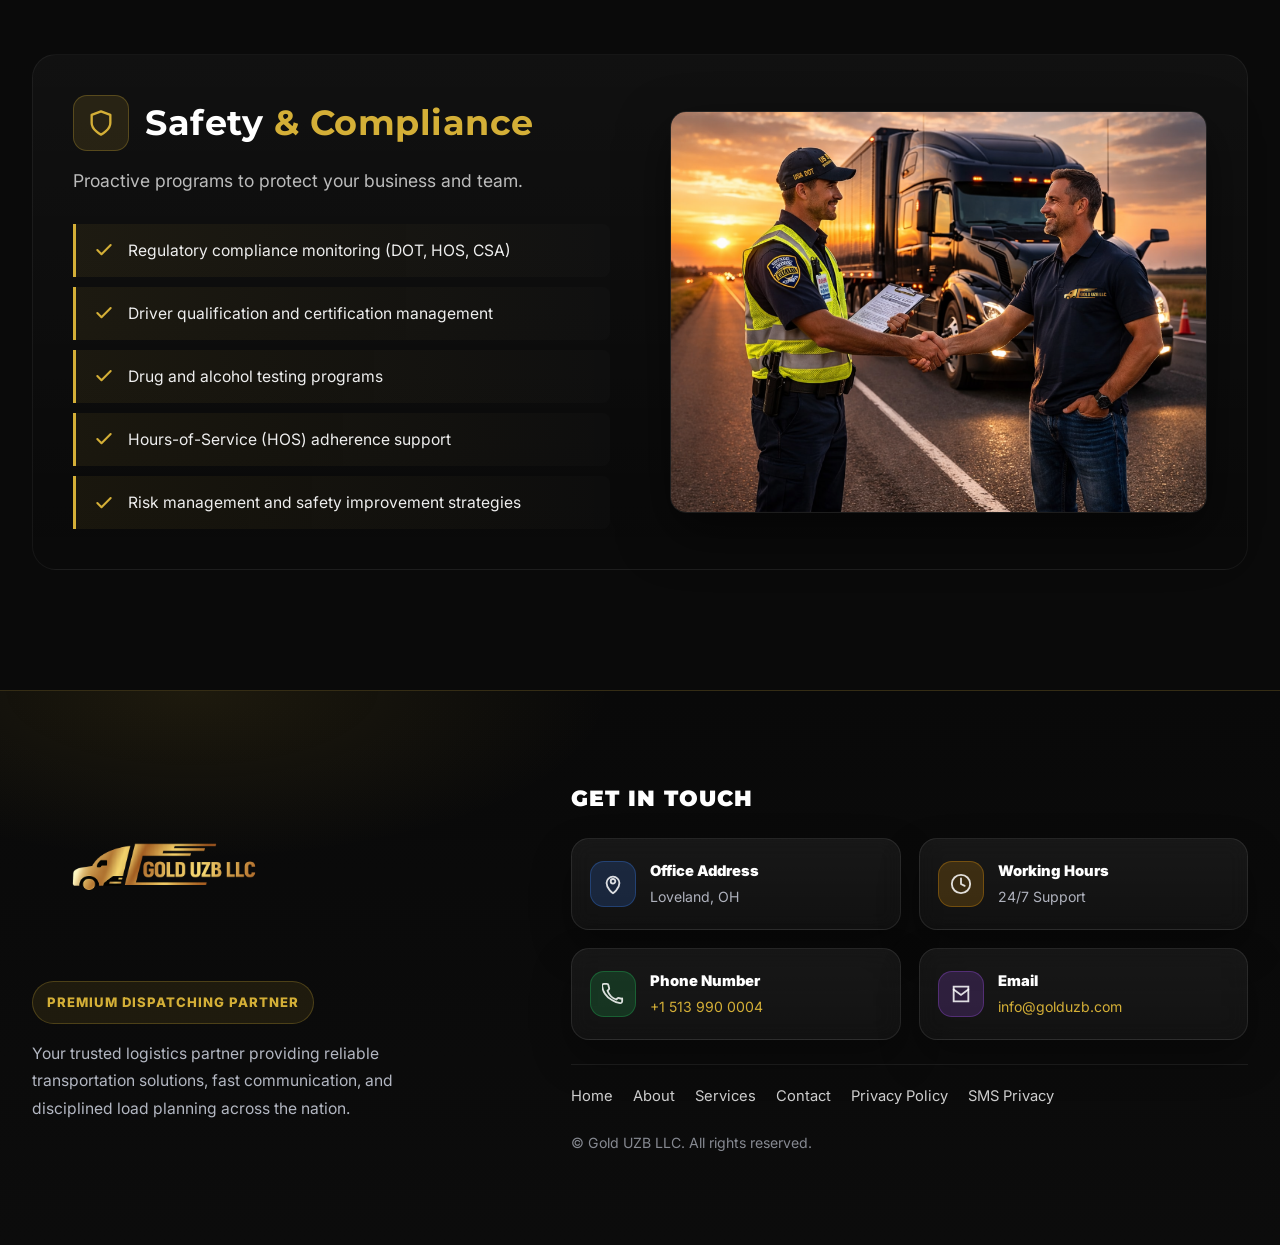
<file: services.html>
<!DOCTYPE html>
<html lang="en">
<head>
  <meta charset="UTF-8"/>
  <meta name="viewport" content="width=device-width, initial-scale=1.0"/>
  <title>Our Services | Gold UZB LLC</title>

  <link rel="preconnect" href="https://fonts.googleapis.com"/>
  <link rel="preconnect" href="https://fonts.gstatic.com" crossorigin/>
  <link href="https://fonts.googleapis.com/css2?family=Inter:wght@400;600;700&family=Montserrat:wght@700;800&display=swap" rel="stylesheet"/>

  <link rel="stylesheet" href="static/css/style.css"/>
  <script src="static/js/main.js" defer></script>
</head>
<body>

<header>
    <div class="container">
        <nav>
            <a class="logo" href="index.html">
                <img src="static/image/logo.png" alt="Gold UZB LLC Logo"
                     onerror="this.style.display='none';document.getElementById('logoFallback').style.display='block';"/>
                <div class="logo-fallback" id="logoFallback">
                    <div class="top">GOLD <span style="color:var(--gold)">UZB</span></div>
                    <div class="line"></div>
                    <div class="sub">Logistics Solutions</div>
                </div>
            </a>

            <div class="nav-links" id="navLinks">
                <a href="index.html" class="nav-item">Home</a>
                <a href="about.html" class="nav-item">About</a>
                <a href="services.html" class="nav-item active">Services</a>
                <a href="careers.html" class="nav-item">Careers</a>
                <a href="contact.html" class="nav-item">Contact</a>
                <a href="privacy-policy.html" class="nav-item">Privacy</a>
                <a href="sms-privacy-policy.html" class="nav-item">SMS Privacy</a>
            </div>

            <button class="menu-btn" id="menuBtn" aria-label="Open menu" aria-expanded="false">☰</button>
        </nav>
    </div>
</header>

<main>
  <section class="services-page">
    <div class="container">

      <div class="page-header">
        <h1>OUR SERVICES</h1>
        <p>Comprehensive and professional solutions tailored to maximize your fleet's potential and ensure steady growth.</p>
      </div>

      <!-- SERVICE 1 -->
      <div class="service-row">
        <div class="s-content">
          <div class="s-head">
            <div class="s-icon">
              <svg viewBox="0 0 24 24" fill="none" aria-hidden="true">
                <path d="M5 10h11v7H5z" stroke="currentColor" stroke-width="2" stroke-linejoin="round"/>
                <path d="M16 13h3l3 3v1h-6z" stroke="currentColor" stroke-width="2" stroke-linejoin="round"/>
                <circle cx="8.5" cy="18.5" r="1.5" stroke="currentColor" stroke-width="2"/>
                <circle cx="18.5" cy="18.5" r="1.5" stroke="currentColor" stroke-width="2"/>
                <path d="M11 6h4v4h-4z" stroke="currentColor" stroke-width="2"/>
              </svg>
            </div>
            <h2>Dispatch <span>Solutions</span></h2>
          </div>
          <p class="s-desc">Efficient management to keep freight moving smoothly and on schedule.</p>

          <ul class="s-list">
            <li><svg viewBox="0 0 24 24" fill="none"><path d="M20 6L9 17l-5-5" stroke="currentColor" stroke-width="2.5" stroke-linecap="round" stroke-linejoin="round"/></svg>24/7 load coordination and instant booking</li>
            <li><svg viewBox="0 0 24 24" fill="none"><path d="M20 6L9 17l-5-5" stroke="currentColor" stroke-width="2.5" stroke-linecap="round" stroke-linejoin="round"/></svg>Direct communication with carriers and shippers</li>
            <li><svg viewBox="0 0 24 24" fill="none"><path d="M20 6L9 17l-5-5" stroke="currentColor" stroke-width="2.5" stroke-linecap="round" stroke-linejoin="round"/></svg>Optimized routing to reduce fuel costs</li>
            <li><svg viewBox="0 0 24 24" fill="none"><path d="M20 6L9 17l-5-5" stroke="currentColor" stroke-width="2.5" stroke-linecap="round" stroke-linejoin="round"/></svg>Digital document handling (BOL, POD, invoices)</li>
            <li><svg viewBox="0 0 24 24" fill="none"><path d="M20 6L9 17l-5-5" stroke="currentColor" stroke-width="2.5" stroke-linecap="round" stroke-linejoin="round"/></svg>After-hours support for urgent dispatch needs</li>
          </ul>
        </div>

        <div class="s-image">
          <img src="static/image/dispatch%20solution.png" alt="Dispatch Service Office">
        </div>
      </div>

      <!-- SERVICE 2 -->
      <div class="service-row">
        <div class="s-content">
          <div class="s-head">
            <div class="s-icon">
              <svg viewBox="0 0 24 24" fill="none" aria-hidden="true">
                <path d="M21 10c0 7-9 13-9 13s-9-6-9-13a9 9 0 0 1 18 0z" stroke="currentColor" stroke-width="2" stroke-linecap="round" stroke-linejoin="round"/>
                <circle cx="12" cy="10" r="3" stroke="currentColor" stroke-width="2" stroke-linecap="round" stroke-linejoin="round"/>
              </svg>
            </div>
            <h2>Fleet <span>Management</span></h2>
          </div>
          <p class="s-desc">Comprehensive tools and support to maximize fleet performance.</p>

          <ul class="s-list">
            <li><svg viewBox="0 0 24 24" fill="none"><path d="M20 6L9 17l-5-5" stroke="currentColor" stroke-width="2.5" stroke-linecap="round" stroke-linejoin="round"/></svg>Real-time GPS tracking and fleet visibility</li>
            <li><svg viewBox="0 0 24 24" fill="none"><path d="M20 6L9 17l-5-5" stroke="currentColor" stroke-width="2.5" stroke-linecap="round" stroke-linejoin="round"/></svg>Preventive maintenance and vehicle inspections</li>
            <li><svg viewBox="0 0 24 24" fill="none"><path d="M20 6L9 17l-5-5" stroke="currentColor" stroke-width="2.5" stroke-linecap="round" stroke-linejoin="round"/></svg>Fuel and expense management solutions</li>
            <li><svg viewBox="0 0 24 24" fill="none"><path d="M20 6L9 17l-5-5" stroke="currentColor" stroke-width="2.5" stroke-linecap="round" stroke-linejoin="round"/></svg>Driver performance tracking and guidance</li>
            <li><svg viewBox="0 0 24 24" fill="none"><path d="M20 6L9 17l-5-5" stroke="currentColor" stroke-width="2.5" stroke-linecap="round" stroke-linejoin="round"/></svg>Compliance audits and safety checks</li>
          </ul>
        </div>

        <div class="s-image">
          <img src="static/image/fleet%20management.png" alt="Fleet of Trucks">
        </div>
      </div>

      <!-- SERVICE 3 -->
      <div class="service-row">
        <div class="s-content">
          <div class="s-head">
            <div class="s-icon">
              <svg viewBox="0 0 24 24" fill="none" aria-hidden="true">
                <path d="M12 22s8-4 8-10V5l-8-3-8 3v7c0 6 8 10 8 10z" stroke="currentColor" stroke-width="2" stroke-linecap="round" stroke-linejoin="round"/>
              </svg>
            </div>
            <h2>Safety <span>& Compliance</span></h2>
          </div>
          <p class="s-desc">Proactive programs to protect your business and team.</p>

          <ul class="s-list">
            <li><svg viewBox="0 0 24 24" fill="none"><path d="M20 6L9 17l-5-5" stroke="currentColor" stroke-width="2.5" stroke-linecap="round" stroke-linejoin="round"/></svg>Regulatory compliance monitoring (DOT, HOS, CSA)</li>
            <li><svg viewBox="0 0 24 24" fill="none"><path d="M20 6L9 17l-5-5" stroke="currentColor" stroke-width="2.5" stroke-linecap="round" stroke-linejoin="round"/></svg>Driver qualification and certification management</li>
            <li><svg viewBox="0 0 24 24" fill="none"><path d="M20 6L9 17l-5-5" stroke="currentColor" stroke-width="2.5" stroke-linecap="round" stroke-linejoin="round"/></svg>Drug and alcohol testing programs</li>
            <li><svg viewBox="0 0 24 24" fill="none"><path d="M20 6L9 17l-5-5" stroke="currentColor" stroke-width="2.5" stroke-linecap="round" stroke-linejoin="round"/></svg>Hours-of-Service (HOS) adherence support</li>
            <li><svg viewBox="0 0 24 24" fill="none"><path d="M20 6L9 17l-5-5" stroke="currentColor" stroke-width="2.5" stroke-linecap="round" stroke-linejoin="round"/></svg>Risk management and safety improvement strategies</li>
          </ul>
        </div>

        <div class="s-image">
          <img src="static/image/safety%20compliance.PNG" alt="Safety Check on Road">
        </div>
      </div>

    </div>
  </section>
</main>

<footer class="footer-noor">
    <div class="container f-wrap">
        <div class="f-left">
            <a class="f-brand" href="index.html" aria-label="Gold UZB LLC home">
                <img src="static/image/logo.png" alt="Gold UZB Logo" class="f-logo" onerror="this.style.display='none';"/>
            </a>
            <span class="footer-badge">Premium Dispatching Partner</span>
            <p>Your trusted logistics partner providing reliable transportation solutions, fast communication, and disciplined load planning across the nation.</p>
        </div>

        <div class="f-right">
            <div class="f-title">Get In Touch</div>

            <div class="f-cards">
                <div class="fcard">
                    <div class="ficon b">
                        <svg viewBox="0 0 24 24" fill="none" aria-hidden="true">
                            <path d="M12 22s7-4.5 7-11a7 7 0 1 0-14 0c0 6.5 7 11 7 11Z" stroke="currentColor" stroke-width="2"/>
                            <path d="M12 11.5a2.5 2.5 0 1 0 0-5 2.5 2.5 0 0 0 0 5Z" stroke="currentColor" stroke-width="2"/>
                        </svg>
                    </div>
                    <div>
                        <div class="ftitle">Office Address</div>
                        <div class="fsub">Loveland, OH</div>
                    </div>
                </div>

                <div class="fcard">
                    <div class="ficon o">
                        <svg viewBox="0 0 24 24" fill="none" aria-hidden="true">
                            <path d="M12 22a10 10 0 1 0-10-10 10 10 0 0 0 10 10Z" stroke="currentColor" stroke-width="2"/>
                            <path d="M12 6v6l4 2" stroke="currentColor" stroke-width="2" stroke-linecap="round"/>
                        </svg>
                    </div>
                    <div>
                        <div class="ftitle">Working Hours</div>
                        <div class="fsub">24/7 Support</div>
                    </div>
                </div>

                <div class="fcard">
                    <div class="ficon g">
                        <svg viewBox="0 0 24 24" fill="none" aria-hidden="true">
                            <path d="M22 16.9v3a2 2 0 0 1-2.2 2 19.8 19.8 0 0 1-8.6-3.1A19.5 19.5 0 0 1 3.2 11.8 19.8 19.8 0 0 1 .1 3.2 2 2 0 0 1 2.1 1h3a2 2 0 0 1 2 1.7c.1.9.3 1.7.6 2.5a2 2 0 0 1-.5 2.1L6 8.4a16 16 0 0 0 9.6 9.6l1.1-1.1a2 2 0 0 1 2.1-.5c.8.3 1.6.5 2.5.6A2 2 0 0 1 22 16.9Z" stroke="currentColor" stroke-width="2" stroke-linejoin="round"/>
                        </svg>
                    </div>
                    <div>
                        <div class="ftitle">Phone Number</div>
                        <div class="fsub"><a href="tel:+15139900004">+1 513 990 0004</a></div>
                    </div>
                </div>

                <div class="fcard">
                    <div class="ficon p">
                        <svg viewBox="0 0 24 24" fill="none" aria-hidden="true">
                            <path d="M4 4h16v16H4V4Z" stroke="currentColor" stroke-width="2"/>
                            <path d="m4 7 8 6 8-6" stroke="currentColor" stroke-width="2" stroke-linecap="round"/>
                        </svg>
                    </div>
                    <div>
                        <div class="ftitle">Email</div>
                        <div class="fsub"><a href="mailto:info@golduzb.com">info@golduzb.com</a></div>
                    </div>
                </div>
            </div>

            <div class="footer-bottom-row">
                <div class="footer-links">
                    <a href="index.html">Home</a>
                    <a href="about.html">About</a>
                    <a href="services.html">Services</a>
                    <a href="contact.html">Contact</a>
                    <a href="privacy-policy.html">Privacy Policy</a>
                    <a href="sms-privacy-policy.html">SMS Privacy</a>
                </div>
                <div class="footer-copy">© Gold UZB LLC. All rights reserved.</div>
            </div>
        </div>
    </div>
</footer>

</body>
</html>
</file>
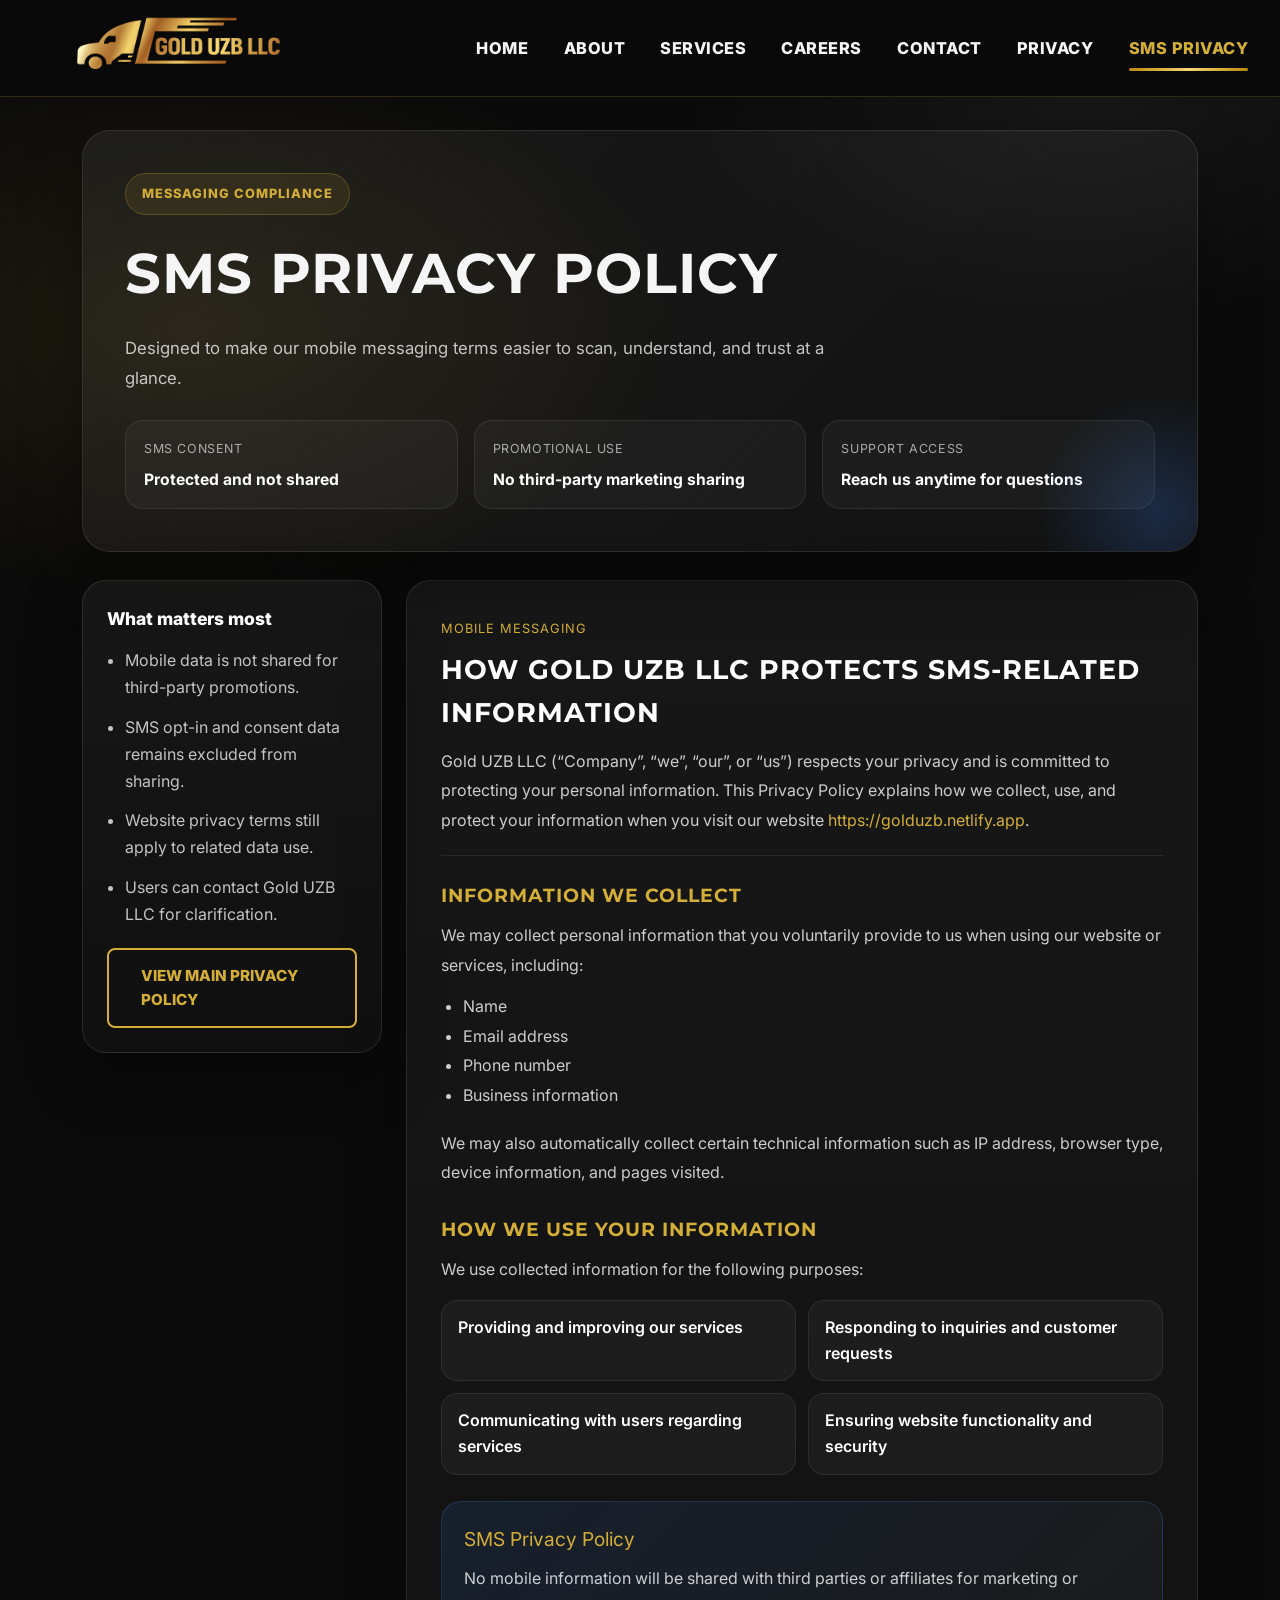
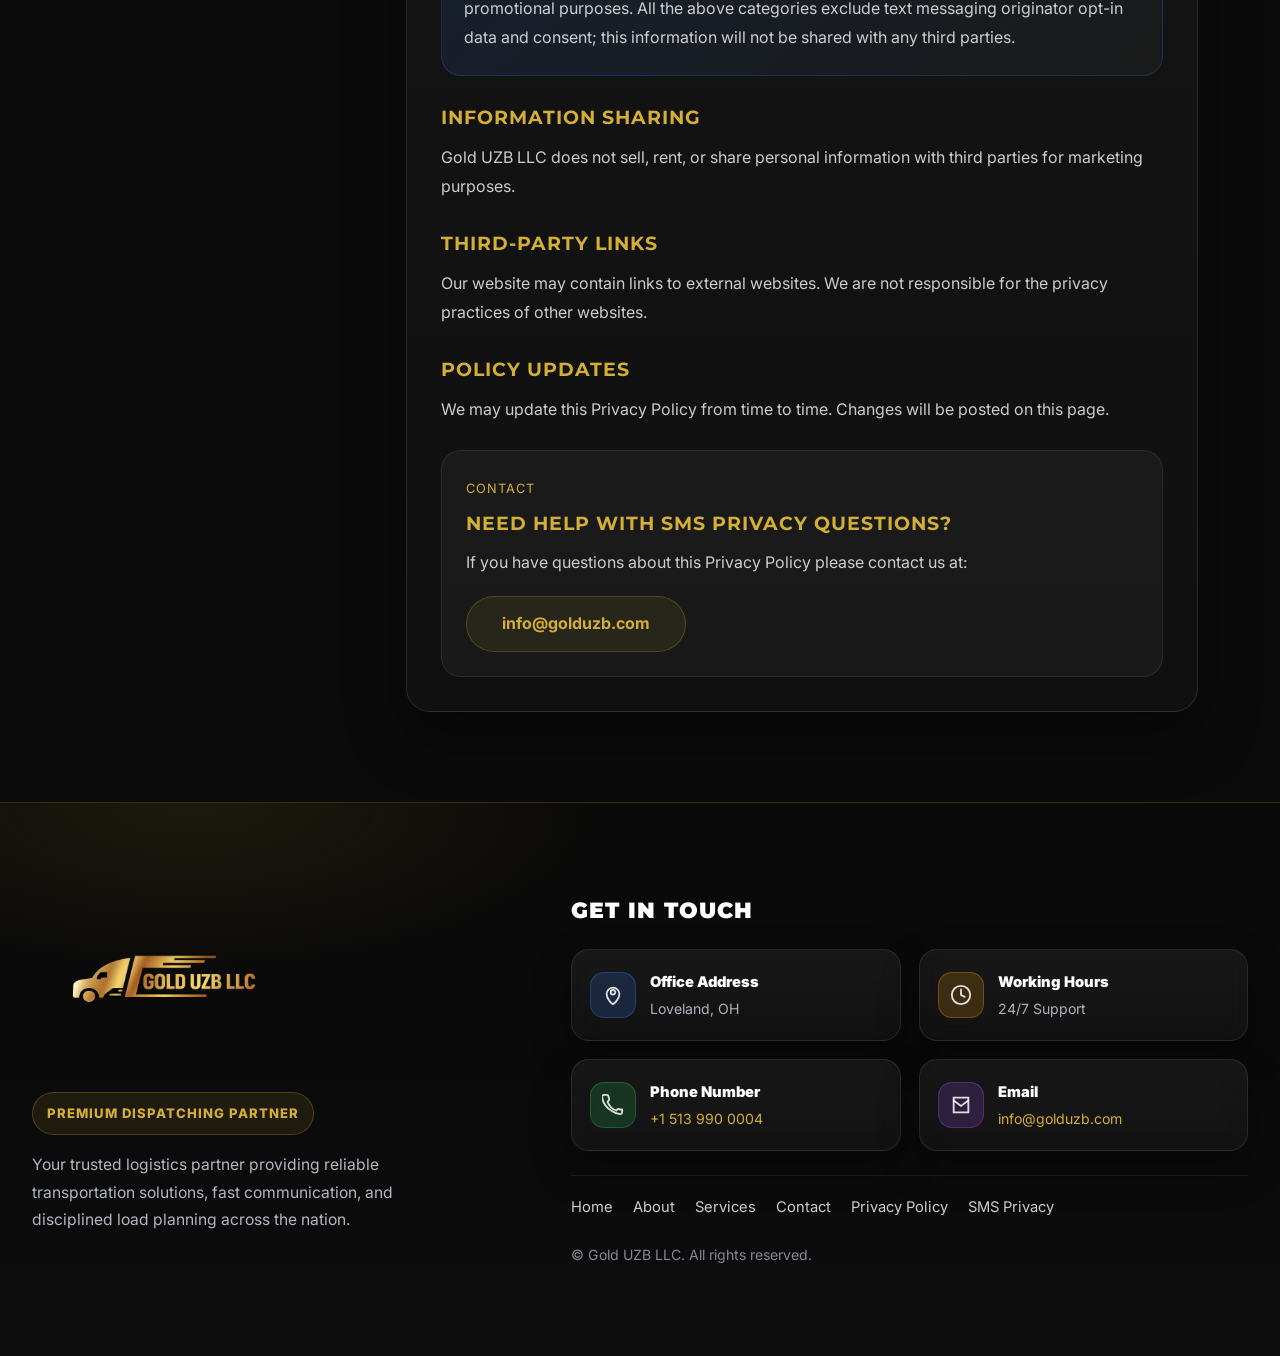
<file: sms-privacy-policy.html>
<!DOCTYPE html>
<html lang="en">
<head>
    <meta charset="UTF-8"/>
    <meta name="viewport" content="width=device-width, initial-scale=1.0"/>
    <title>SMS Privacy Policy | Gold UZB LLC</title>

    <link rel="preconnect" href="https://fonts.googleapis.com"/>
    <link rel="preconnect" href="https://fonts.gstatic.com" crossorigin/>
    <link href="https://fonts.googleapis.com/css2?family=Inter:wght@400;600;700&family=Montserrat:wght@700;800&display=swap"
          rel="stylesheet"/>

    <link rel="stylesheet" href="static/css/style.css"/>
    <script src="static/js/main.js" defer></script>
</head>
<body>

<header>
    <div class="container">
        <nav>
            <a class="logo" href="index.html">
                <img src="static/image/logo.png" alt="Gold UZB LLC Logo"
                     onerror="this.style.display='none';document.getElementById('logoFallback').style.display='block';"/>
                <div class="logo-fallback" id="logoFallback">
                    <div class="top">GOLD <span style="color:var(--gold)">UZB</span></div>
                    <div class="line"></div>
                    <div class="sub">Logistics Solutions</div>
                </div>
            </a>

            <div class="nav-links" id="navLinks">
                <a href="index.html" class="nav-item">Home</a>
                <a href="about.html" class="nav-item">About</a>
                <a href="services.html" class="nav-item">Services</a>
                <a href="careers.html" class="nav-item">Careers</a>
                <a href="contact.html" class="nav-item">Contact</a>
                <a href="privacy-policy.html" class="nav-item">Privacy</a>
                <a href="sms-privacy-policy.html" class="nav-item active">SMS Privacy</a>
            </div>

            <button class="menu-btn" id="menuBtn" aria-label="Open menu" aria-expanded="false">☰</button>
        </nav>
    </div>
</header>

<main>
    <section class="policy-page sms-policy-page">
        <div class="container policy-wrap">
            <div class="policy-hero sms-hero">
                <div class="policy-badge">Messaging Compliance</div>
                <h1>SMS Privacy Policy</h1>
                <p>Designed to make our mobile messaging terms easier to scan, understand, and trust at a glance.</p>

                <div class="policy-top-grid">
                    <div class="policy-mini-card">
                        <span>SMS Consent</span>
                        <strong>Protected and not shared</strong>
                    </div>
                    <div class="policy-mini-card">
                        <span>Promotional Use</span>
                        <strong>No third-party marketing sharing</strong>
                    </div>
                    <div class="policy-mini-card">
                        <span>Support Access</span>
                        <strong>Reach us anytime for questions</strong>
                    </div>
                </div>
            </div>

            <div class="policy-layout">
                <aside class="policy-side-card">
                    <div class="policy-side-title">What matters most</div>
                    <ul class="policy-side-list">
                        <li>Mobile data is not shared for third-party promotions.</li>
                        <li>SMS opt-in and consent data remains excluded from sharing.</li>
                        <li>Website privacy terms still apply to related data use.</li>
                        <li>Users can contact Gold UZB LLC for clarification.</li>
                    </ul>
                    <a href="privacy-policy.html" class="btn btn-outline policy-side-btn">View Main Privacy Policy</a>
                </aside>

                <div class="policy-card">
                    <div class="policy-section-intro">
                        <span>Mobile Messaging</span>
                        <h2>How Gold UZB LLC protects SMS-related information</h2>
                        <p>Gold UZB LLC (“Company”, “we”, “our”, or “us”) respects your privacy and is committed to protecting your personal information. This Privacy Policy explains how we collect, use, and protect your information when you visit our website <a href="https://golduzb.netlify.app" target="_blank" rel="noopener noreferrer">https://golduzb.netlify.app</a>.</p>
                    </div>

                    <div class="policy-section">
                        <h3>Information We Collect</h3>
                        <p>We may collect personal information that you voluntarily provide to us when using our website or services, including:</p>
                        <ul>
                            <li>Name</li>
                            <li>Email address</li>
                            <li>Phone number</li>
                            <li>Business information</li>
                        </ul>
                        <p>We may also automatically collect certain technical information such as IP address, browser type, device information, and pages visited.</p>
                    </div>

                    <div class="policy-section">
                        <h3>How We Use Your Information</h3>
                        <p>We use collected information for the following purposes:</p>
                        <div class="policy-pill-grid">
                            <div class="policy-pill">Providing and improving our services</div>
                            <div class="policy-pill">Responding to inquiries and customer requests</div>
                            <div class="policy-pill">Communicating with users regarding services</div>
                            <div class="policy-pill">Ensuring website functionality and security</div>
                        </div>
                    </div>

                    <div class="policy-highlight-card sms-highlight-card">
                        <div class="policy-highlight-title">SMS Privacy Policy</div>
                        <p>No mobile information will be shared with third parties or affiliates for marketing or promotional purposes. All the above categories exclude text messaging originator opt-in data and consent; this information will not be shared with any third parties.</p>
                    </div>

                    <div class="policy-section">
                        <h3>Information Sharing</h3>
                        <p>Gold UZB LLC does not sell, rent, or share personal information with third parties for marketing purposes.</p>
                    </div>

                    <div class="policy-section">
                        <h3>Third-Party Links</h3>
                        <p>Our website may contain links to external websites. We are not responsible for the privacy practices of other websites.</p>
                    </div>

                    <div class="policy-section">
                        <h3>Policy Updates</h3>
                        <p>We may update this Privacy Policy from time to time. Changes will be posted on this page.</p>
                    </div>

                    <div class="policy-contact-box">
                        <div>
                            <span>Contact</span>
                            <h3>Need help with SMS privacy questions?</h3>
                            <p>If you have questions about this Privacy Policy please contact us at:</p>
                        </div>
                        <a href="mailto:info@golduzb.com" class="policy-mail-link">info@golduzb.com</a>
                    </div>
                </div>
            </div>
        </div>
    </section>
</main>

<footer class="footer-noor">
    <div class="container f-wrap">
        <div class="f-left">
            <a class="f-brand" href="index.html" aria-label="Gold UZB LLC home">
                <img src="static/image/logo.png" alt="Gold UZB Logo" class="f-logo" onerror="this.style.display='none';"/>
            </a>
            <span class="footer-badge">Premium Dispatching Partner</span>
            <p>Your trusted logistics partner providing reliable transportation solutions, fast communication, and disciplined load planning across the nation.</p>
        </div>

        <div class="f-right">
            <div class="f-title">Get In Touch</div>

            <div class="f-cards">
                <div class="fcard">
                    <div class="ficon b">
                        <svg viewBox="0 0 24 24" fill="none" aria-hidden="true">
                            <path d="M12 22s7-4.5 7-11a7 7 0 1 0-14 0c0 6.5 7 11 7 11Z" stroke="currentColor" stroke-width="2"/>
                            <path d="M12 11.5a2.5 2.5 0 1 0 0-5 2.5 2.5 0 0 0 0 5Z" stroke="currentColor" stroke-width="2"/>
                        </svg>
                    </div>
                    <div>
                        <div class="ftitle">Office Address</div>
                        <div class="fsub">Loveland, OH</div>
                    </div>
                </div>

                <div class="fcard">
                    <div class="ficon o">
                        <svg viewBox="0 0 24 24" fill="none" aria-hidden="true">
                            <path d="M12 22a10 10 0 1 0-10-10 10 10 0 0 0 10 10Z" stroke="currentColor" stroke-width="2"/>
                            <path d="M12 6v6l4 2" stroke="currentColor" stroke-width="2" stroke-linecap="round"/>
                        </svg>
                    </div>
                    <div>
                        <div class="ftitle">Working Hours</div>
                        <div class="fsub">24/7 Support</div>
                    </div>
                </div>

                <div class="fcard">
                    <div class="ficon g">
                        <svg viewBox="0 0 24 24" fill="none" aria-hidden="true">
                            <path d="M22 16.9v3a2 2 0 0 1-2.2 2 19.8 19.8 0 0 1-8.6-3.1A19.5 19.5 0 0 1 3.2 11.8 19.8 19.8 0 0 1 .1 3.2 2 2 0 0 1 2.1 1h3a2 2 0 0 1 2 1.7c.1.9.3 1.7.6 2.5a2 2 0 0 1-.5 2.1L6 8.4a16 16 0 0 0 9.6 9.6l1.1-1.1a2 2 0 0 1 2.1-.5c.8.3 1.6.5 2.5.6A2 2 0 0 1 22 16.9Z" stroke="currentColor" stroke-width="2" stroke-linejoin="round"/>
                        </svg>
                    </div>
                    <div>
                        <div class="ftitle">Phone Number</div>
                        <div class="fsub"><a href="tel:+15139900004">+1 513 990 0004</a></div>
                    </div>
                </div>

                <div class="fcard">
                    <div class="ficon p">
                        <svg viewBox="0 0 24 24" fill="none" aria-hidden="true">
                            <path d="M4 4h16v16H4V4Z" stroke="currentColor" stroke-width="2"/>
                            <path d="m4 7 8 6 8-6" stroke="currentColor" stroke-width="2" stroke-linecap="round"/>
                        </svg>
                    </div>
                    <div>
                        <div class="ftitle">Email</div>
                        <div class="fsub"><a href="mailto:info@golduzb.com">info@golduzb.com</a></div>
                    </div>
                </div>
            </div>

            <div class="footer-bottom-row">
                <div class="footer-links">
                    <a href="index.html">Home</a>
                    <a href="about.html">About</a>
                    <a href="services.html">Services</a>
                    <a href="contact.html">Contact</a>
                    <a href="privacy-policy.html">Privacy Policy</a>
                    <a href="sms-privacy-policy.html">SMS Privacy</a>
                </div>
                <div class="footer-copy">© Gold UZB LLC. All rights reserved.</div>
            </div>
        </div>
    </div>
</footer>

</body>
</html>
</file>
<file: static/css/style.css>
:root {
    --gold: #D4AF37;
    --gold-grad: linear-gradient(135deg, #b8860b 0%, #f7d774 50%, #b8860b 100%);
    --bg: #0A0A0A;
    --card: #161616;
    --text: #F5F5F5;
    --muted: #A0A0A0;
    --glow: rgba(212, 175, 55, .15);
    --t: .3s cubic-bezier(.4, 0, .2, 1);
    --r: 12px;
    --navH: 96px;
    --navH-m: 88px;
}

* {
    margin: 0;
    padding: 0;
    box-sizing: border-box
}

body {
    font-family: Inter, system-ui, -apple-system, Segoe UI, Roboto, Arial, sans-serif;
    background: var(--bg);
    color: var(--text);
    line-height: 1.6;
    overflow-x: hidden;
}

/* header fixed bo‘lgani uchun */
main {
    padding-top: var(--navH)
}

h1, h2, h3, .brand {
    font-family: Montserrat, Inter, sans-serif;
    text-transform: uppercase;
    letter-spacing: 1px;
}

.container {
    max-width: 1400px;
    margin: 0 auto;
    padding: 0 2rem
}

/* Buttons */
.btn {
    display: inline-flex;
    align-items: center;
    justify-content: center;
    padding: .85rem 2rem;
    border-radius: 8px;
    font-weight: 800;
    text-decoration: none;
    cursor: pointer;
    transition: all var(--t);
    border: 0;
    font-size: .95rem;
    text-transform: uppercase;
}

.btn-gold {
    background: var(--gold-grad);
    color: #000
}

.btn-outline {
    background: transparent;
    border: 2px solid var(--gold);
    color: var(--gold)
}

.btn:hover {
    transform: translateY(-2px)
}

.btn-gold:hover {
    box-shadow: 0 10px 25px rgba(184, 134, 11, .35)
}

.btn-outline:hover {
    box-shadow: 0 10px 25px rgba(212, 175, 55, .15)
}

/* Header */
header {
    position: fixed;
    top: 0;
    left: 0;
    width: 100%;
    z-index: 1000;
    background: rgba(10, 10, 10, .92);
    backdrop-filter: blur(18px);
    border-bottom: 1px solid rgba(212, 175, 55, .2);
}

nav {
    height: var(--navH);
    display: flex;
    align-items: center;
    justify-content: space-between;
}

.logo {
    display: flex;
    align-items: center;
    gap: 14px;
    text-decoration: none
}

.logo img {
    height: 200px;
    width: auto;
    object-fit: contain;
    display: block;
    transition: all var(--t);
}

.logo img:hover {
    filter: drop-shadow(0 0 12px rgba(212, 175, 55, .35))
}

.logo-fallback {
    display: none;
    text-align: left
}

#logoFallback {
    display: none;
}

.logo-fallback .top {
    font-size: 1.6rem;
    color: #fff;
    font-weight: 900;
    line-height: 1
}

.logo-fallback .line {
    height: 2px;
    background: var(--gold-grad);
    width: 170px;
    margin-top: 6px
}

.logo-fallback .sub {
    font-size: .7rem;
    color: var(--muted);
    letter-spacing: 3px;
    text-transform: uppercase
}

.nav-links {
    display: flex;
    gap: 2.2rem;
    align-items: center
}

.nav-links a {
    color: var(--text);
    text-decoration: none;
    font-size: 1.02rem;
    font-weight: 800;
    text-transform: uppercase;
    transition: all var(--t);
    position: relative;
    letter-spacing: .5px;
}

.nav-links a:hover, .nav-links a.active {
    color: var(--gold)
}

.nav-links a.active::after {
    content: "";
    position: absolute;
    bottom: -10px;
    left: 0;
    width: 100%;
    height: 3px;
    background: var(--gold-grad);
    border-radius: 2px;
}

.menu-btn {
    display: none;
    background: none;
    border: 0;
    color: var(--gold);
    font-size: 2rem;
    cursor: pointer
}

/* Divider */
.divider {
    height: 5px;
    width: 100px;
    background: var(--gold-grad);
    margin: 14px auto;
    border-radius: 5px;
}

.divider-left {
    margin: 14px 0 18px
}

/* HERO */
.hero-section {
    min-height: calc(100vh - var(--navH));
    display: flex;
    align-items: center;
    background: linear-gradient(rgba(0, 0, 0, .25), rgba(0, 0, 0, .20)),
    url("../image/main.PNG");
    background-size: cover;
    background-position: center;
    background-repeat: no-repeat;
}

.hero h1 {
    font-size: 4.3rem;
    line-height: 1.06;
    margin-bottom: 1.6rem;
    background: var(--gold-grad);
    -webkit-background-clip: text;
    -webkit-text-fill-color: transparent;
}

.hero-sub {
    color: var(--gold);
    font-size: 2rem;
    margin-bottom: 1.2rem;
    font-weight: 800
}

.hero p {
    font-size: 1.25rem;
    color: var(--muted);
    margin-bottom: 2.4rem;
    max-width: 820px
}

.hero-actions {
    display: flex;
    gap: 1.4rem;
    flex-wrap: wrap
}

/* ABOUT SPLIT */
.about-split {
    background: radial-gradient(900px 500px at 80% 10%, rgba(212, 175, 55, .10), transparent 55%),
    #0f0f0f;
    border-top: 1px solid rgba(255, 255, 255, .06);
    border-bottom: 1px solid rgba(212, 175, 55, .12);
}

.about-split-wrap {
    max-width: 1400px;
    margin: 0 auto;
    min-height: 620px;
    display: grid;
    grid-template-columns: 1fr 1fr;
}

/* Desktop: faqat background, mobil sozlamalar media ichida bo‘ladi */
.about-split-image {
    background-image: linear-gradient(90deg, rgba(0, 0, 0, .15), rgba(0, 0, 0, .55)),
    url("../image/about.PNG");
    background-size: cover;
    background-position: center;
    background-repeat: no-repeat;
}

.about-split-content {
    padding: 90px 70px;
    display: flex;
    flex-direction: column;
    justify-content: center;
}

.about-split-content h2 {
    font-size: 2.6rem;
    color: #fff;
    margin-bottom: 8px
}

.about-split-text {
    max-width: 520px;
    color: rgba(245, 245, 245, .72);
    font-size: 1.05rem;
    line-height: 1.75;
    margin-bottom: 26px;
}

.about-split-grid {
    display: grid;
    grid-template-columns: repeat(3, minmax(0, 1fr));
    gap: 18px;
}

.about-split-card {
    background: linear-gradient(180deg, rgba(255, 255, 255, .06), rgba(255, 255, 255, .03));
    border: 1px solid rgba(255, 255, 255, .10);
    border-radius: 16px;
    padding: 22px 20px;
    box-shadow: 0 18px 40px rgba(0, 0, 0, .35);
    transition: all var(--t);
}

.about-split-card:hover {
    transform: translateY(-6px);
    border-color: rgba(212, 175, 55, .55);
    box-shadow: 0 26px 55px rgba(0, 0, 0, .55);
}

.about-split-card h3 {
    color: var(--gold);
    font-size: 1rem;
    margin-bottom: 8px;
    letter-spacing: .4px
}

.about-split-card p {
    color: rgba(245, 245, 245, .72);
    line-height: 1.6;
    font-size: .95rem
}

/* SERVICES PREVIEW */
.preview {
    background: #f5f6f8;
    color: #111;
    padding: 95px 0
}

.preview .head {
    text-align: center;
    margin-bottom: 55px
}

.preview .head h2 {
    font-family: Montserrat, sans-serif;
    text-transform: none;
    letter-spacing: 0;
    font-size: 2.6rem;
    color: #111;
    margin-bottom: 12px;
}

.preview .head p {
    font-size: 1.1rem;
    color: #666;
    max-width: 680px;
    margin: 0 auto
}

.preview .grid {
    display: grid;
    grid-template-columns: repeat(auto-fit, minmax(320px, 1fr));
    gap: 40px;
}

.p-card {
    background: #fff;
    padding: 40px;
    border-radius: 14px;
    box-shadow: 0 10px 30px rgba(0, 0, 0, .06)
}

.p-ico {
    width: 55px;
    height: 55px;
    border-radius: 12px;
    background: linear-gradient(135deg, #b8860b, #f7d774);
    margin-bottom: 22px;
    display: flex;
    align-items: center;
    justify-content: center;
}

.p-ico svg {
    width: 26px;
    height: 26px;
    color: #111
}

.p-card h3 {
    font-family: Montserrat, sans-serif;
    text-transform: none;
    letter-spacing: 0;
    font-size: 1.35rem;
    color: #111;
    margin-bottom: 12px;
}

.p-card p {
    color: #555;
    line-height: 1.7
}

.preview .cta {
    text-align: center;
    margin-top: 50px
}

.preview .cta a {
    display: inline-block;
    padding: 14px 34px;
    border-radius: 10px;
    border: 2px solid #111;
    color: #111;
    font-weight: 900;
    text-decoration: none;
    transition: .25s;
}

.preview .cta a:hover {
    transform: translateY(-2px);
    box-shadow: 0 12px 25px rgba(0, 0, 0, .08)
}

/* WHY CHOOSE */
.why {
    background: linear-gradient(180deg, rgba(255, 255, 255, .03), rgba(255, 255, 255, 0)),
    radial-gradient(900px 500px at 20% 10%, rgba(212, 175, 55, .12), transparent 55%),
    #0f0f0f;
    border-top: 1px solid rgba(255, 255, 255, .06);
    border-bottom: 1px solid rgba(212, 175, 55, .18);
    padding: 110px 0;
}

.why::after {
    content: "";
    display: block;
    height: 4px;
    width: 180px;
    margin: 60px auto 0;
    border-radius: 999px;
    background: var(--gold-grad);
    opacity: .9;
}

.why-head {
    text-align: center;
    margin-bottom: 56px
}

.why-head h2 {
    font-size: 2.8rem;
    color: #fff;
    margin-bottom: 10px
}

.why-head p {
    color: rgba(245, 245, 245, .70);
    font-size: 1.05rem;
    max-width: 720px;
    margin: 0 auto
}

.why-grid {
    display: grid;
    grid-template-columns: repeat(3, minmax(0, 1fr));
    gap: 22px
}

.why-card {
    background: linear-gradient(180deg, rgba(255, 255, 255, .06), rgba(255, 255, 255, .03));
    border: 1px solid rgba(255, 255, 255, .10);
    border-radius: 16px;
    padding: 30px 28px;
    box-shadow: 0 18px 40px rgba(0, 0, 0, .38);
    transition: all var(--t);
    position: relative;
    overflow: hidden;
}

.why-card::before {
    content: "";
    position: absolute;
    inset: -2px;
    background: radial-gradient(420px 240px at 30% 0%, rgba(212, 175, 55, .22), transparent 60%);
    opacity: .55;
    pointer-events: none;
}

.why-card:hover {
    transform: translateY(-8px);
    border-color: rgba(212, 175, 55, .55);
    box-shadow: 0 26px 55px rgba(0, 0, 0, .55);
}

.why-ico {
    width: 54px;
    height: 54px;
    border-radius: 14px;
    background: rgba(212, 175, 55, .12);
    border: 1px solid rgba(212, 175, 55, .28);
    display: grid;
    place-items: center;
    margin-bottom: 18px;
    position: relative;
    z-index: 1;
}

.why-ico svg {
    width: 26px;
    height: 26px;
    color: rgba(255, 255, 255, .90)
}

.why-card h3 {
    color: #fff;
    font-size: 1.15rem;
    margin-bottom: 8px;
    letter-spacing: .3px;
    text-transform: uppercase;
    position: relative;
    z-index: 1;
}

.why-card p {
    color: rgba(245, 245, 245, .70);
    line-height: 1.7;
    font-size: .98rem;
    position: relative;
    z-index: 1;
}

.why-card.is-featured {
    border-color: rgba(212, 175, 55, .75);
    box-shadow: 0 22px 55px rgba(212, 175, 55, .10), 0 18px 40px rgba(0, 0, 0, .45);
}

.why-card.is-featured::after {
    content: "";
    position: absolute;
    inset: 0;
    border-radius: 16px;
    border: 2px solid rgba(212, 175, 55, .60);
    pointer-events: none;
}

/* Form */
.form {
    background: var(--card);
    padding: 4.2rem;
    border-radius: var(--r);
    max-width: 1000px;
    margin: 0 auto;
    border: 1px solid rgba(212, 175, 55, .15);
}

.two {
    display: grid;
    grid-template-columns: 1fr 1fr;
    gap: 1.4rem
}

input, select, textarea {
    width: 100%;
    padding: 1.2rem;
    margin-bottom: 1.4rem;
    background: #0f0f0f;
    border: 1px solid rgba(255, 255, 255, .08);
    color: #fff;
    border-radius: 10px;
    font-size: 1.02rem;
    transition: border-color .25s;
}

input:focus, select:focus, textarea:focus {
    border-color: var(--gold);
    outline: none
}

/* Footer */
footer.footer-noor {
    background:
            radial-gradient(700px 280px at 15% 0%, rgba(212, 175, 55, .10), transparent 60%),
            linear-gradient(180deg, #090909 0%, #0c0c0c 100%);
    border-top: 1px solid rgba(212, 175, 55, .2);
    padding: 90px 0 calc(90px + env(safe-area-inset-bottom));
}

.f-wrap {
    display: grid;
    grid-template-columns: 1fr 1.4fr;
    gap: 56px;
    align-items: start;
}

.f-left {
    max-width: 390px;
}

.f-brand {
    display: inline-block;
}

.f-logo {
    height: 180px;
    width: auto;
    object-fit: contain;
    margin-bottom: 12px;
}

.footer-badge {
    display: inline-flex;
    align-items: center;
    gap: 8px;
    padding: 10px 14px;
    border-radius: 999px;
    background: rgba(212, 175, 55, .10);
    border: 1px solid rgba(212, 175, 55, .25);
    color: var(--gold);
    font-size: .82rem;
    font-weight: 800;
    text-transform: uppercase;
    letter-spacing: 1px;
    margin-bottom: 16px;
}

.f-left p {
    margin-top: 0;
    color: rgba(235, 240, 255, .75);
    font-size: .98rem;
    line-height: 1.75;
}

.f-title {
    text-align: left;
    font-family: Montserrat, sans-serif;
    font-weight: 900;
    letter-spacing: 1px;
    text-transform: uppercase;
    color: #fff;
    margin-bottom: 22px;
    font-size: 1.35rem;
}

.f-cards {
    display: grid;
    grid-template-columns: 1fr 1fr;
    gap: 18px;
    margin-bottom: 24px;
}

.fcard {
    display: flex;
    gap: 14px;
    align-items: center;
    min-height: 92px;
    padding: 18px;
    border-radius: 18px;
    background: linear-gradient(180deg, rgba(255, 255, 255, .06), rgba(255, 255, 255, .03));
    border: 1px solid rgba(255, 255, 255, .09);
    box-shadow: 0 18px 40px rgba(0, 0, 0, .32);
    backdrop-filter: blur(10px);
}

.ficon {
    width: 46px;
    height: 46px;
    border-radius: 14px;
    display: grid;
    place-items: center;
    flex: 0 0 46px;
}

.ficon svg {
    width: 22px;
    height: 22px;
    color: rgba(255, 255, 255, .85);
}

.b {
    background: rgba(59, 130, 246, .18);
    border: 1px solid rgba(59, 130, 246, .30);
}

.o {
    background: rgba(245, 158, 11, .18);
    border: 1px solid rgba(245, 158, 11, .30);
}

.g {
    background: rgba(34, 197, 94, .18);
    border: 1px solid rgba(34, 197, 94, .30);
}

.p {
    background: rgba(168, 85, 247, .18);
    border: 1px solid rgba(168, 85, 247, .30);
}

.ftitle {
    color: #fff;
    font-weight: 900;
    font-size: .92rem;
    margin-bottom: 4px;
}

.fsub {
    color: rgba(235, 240, 255, .72);
    font-size: .88rem;
    line-height: 1.45;
}

.fsub a,
.footer-links a,
.policy-card a,
.policy-mail-link {
    color: var(--gold);
    text-decoration: none;
}

.fsub a:hover,
.footer-links a:hover,
.policy-card a:hover,
.policy-mail-link:hover {
    text-decoration: underline;
}

.footer-bottom-row {
    display: flex;
    gap: 24px;
    justify-content: space-between;
    align-items: center;
    flex-wrap: wrap;
    padding-top: 20px;
    border-top: 1px solid rgba(255,255,255,.08);
}

.footer-links {
    display: flex;
    gap: 16px 20px;
    flex-wrap: wrap;
}

.footer-links a {
    font-size: .92rem;
    color: rgba(255,255,255,.80);
}

.footer-copy {
    color: rgba(235, 240, 255, .55);
    font-size: .88rem;
}

/* Responsive */
@media (max-width: 1100px) {
    .about-split-content {
        padding: 70px 46px
    }

    .about-split-grid {
        grid-template-columns: 1fr
    }
}

@media (max-width: 992px) {
    .hero h1 {
        font-size: 3.4rem
    }

    .hero-sub {
        font-size: 1.65rem
    }

    .why-head h2 {
        font-size: 2.3rem
    }

    .why-grid {
        grid-template-columns: repeat(2, minmax(0, 1fr))
    }
}

@media (max-width: 900px) {
    .about-split-wrap {
        grid-template-columns: 1fr;
        min-height: auto
    }

    /* ✅ MOBIL: rasm balandligi + pastki qismi + yorqinlik */
    .about-split-image {
        min-height: clamp(190px, 38vw, 240px);
        background-image: linear-gradient(90deg, rgba(0, 0, 0, .02), rgba(0, 0, 0, .16)),
        url("../image/about.PNG");
        background-size: cover;
        background-position: center 53%;
        background-repeat: no-repeat;
        filter: brightness(1.35) contrast(1.12) saturate(1.15);
    }

    .about-split-content {
        padding: 60px 28px;
        text-align: center;
        align-items: center;
    }

    .divider-left {
        margin: 14px auto 18px
    }
}

@media (max-width: 768px) {
    nav {
        height: var(--navH-m)
    }

    main {
        padding-top: var(--navH-m)
    }

    .hero-section {
        background-position: 70% center
    }

    .logo img {
        height: 150px
    }

    .nav-links {
        display: none;
        position: absolute;
        top: var(--navH-m);
        left: 0;
        width: 100%;
        background: rgba(10, 10, 10, .98);
        flex-direction: column;
        padding: 3rem 2rem;
        text-align: center;
        border-bottom: 2px solid var(--gold);
    }

    .nav-links.active {
        display: flex
    }

    .menu-btn {
        display: block
    }

    .two {
        grid-template-columns: 1fr
    }

    footer.footer-noor {
        padding: 60px 0 calc(80px + env(safe-area-inset-bottom))
    }

    .f-wrap {
        display: flex;
        flex-direction: column;
        gap: 28px
    }

    .f-right {
        order: 1;
        width: 100%;
        min-width: 0
    }

    .f-title {
        text-align: center
    }

    .footer-bottom-row,
    .footer-links {
        justify-content: center;
    }

    .f-cards {
        grid-template-columns: 1fr;
        gap: 14px
    }

    .fcard {
        width: 100%
    }

    .f-left {
        order: 2;
        max-width: 100%;
        display: flex;
        flex-direction: column;
        align-items: center;
        text-align: center;
        gap: 10px;
    }

    .f-left p {
        margin: 0;
        font-size: .95rem;
        line-height: 1.6
    }

    .f-logo {
        height: 200px;
        margin: 0
    }
}

@media (max-width: 640px) {
    .why {
        padding: 80px 0
    }

    .why-grid {
        grid-template-columns: repeat(2, minmax(0, 1fr));
        gap: 14px
    }

    .why-card {
        padding: 18px 16px;
        border-radius: 14px
    }

    .why-ico {
        width: 46px;
        height: 46px;
        border-radius: 12px;
        margin-bottom: 12px
    }

    .why-card h3 {
        font-size: .95rem
    }

    .why-card p {
        font-size: .88rem
    }
}

@media (max-width: 380px) {
    .why-grid {
        grid-template-columns: 1fr
    }
}

/* ===== About (simple) - FULL (Desktop 4 in a row) ===== */
.about-simple {
    background: radial-gradient(900px 520px at 80% 10%, rgba(212, 175, 55, .10), transparent 55%), #0f0f0f;
    border-top: 1px solid rgba(255, 255, 255, .06);
    border-bottom: 1px solid rgba(212, 175, 55, .12);
    padding: 110px 0 110px;
}

.about-simple-wrap {
    max-width: 1200px; /* laptopda 4ta sig‘ishi uchun biroz kengroq */
    margin: 0 auto;
}

.about-simple-head {
    text-align: center;
    margin-bottom: 60px;
}

.about-simple-head h1 {
    font-size: clamp(2.2rem, 4vw, 3.2rem);
    background: var(--gold-grad);
    -webkit-background-clip: text;
    -webkit-text-fill-color: transparent;
    margin-bottom: 10px;
}

.about-simple-head p {
    color: rgba(245, 245, 245, .72);
    font-size: 1.05rem;
    line-height: 1.75;
    max-width: 820px;
    margin: 0 auto 16px;
}

/* Desktop text / Mobile text switch */
.about-text--mobile {
    display: none;
}

/* === Cards grid ===
   Laptop: 4 in a row
   Medium: 3 in a row
   Mobile: 1 in a column
*/
.about-simple-cards {
    margin-top: 34px;
    display: grid;
    grid-template-columns: repeat(3, minmax(0, 1fr)); /* default (medium desktop) */
    gap: 18px;
}

.about-simple-card {
    background: linear-gradient(180deg, rgba(255, 255, 255, .06), rgba(255, 255, 255, .03));
    border: 1px solid rgba(255, 255, 255, .10);
    border-radius: 16px;
    padding: 22px 20px;
    box-shadow: 0 18px 40px rgba(0, 0, 0, .35);
    transition: all var(--t);
}

.about-simple-card:hover {
    transform: translateY(-6px);
    border-color: rgba(212, 175, 55, .55);
    box-shadow: 0 26px 55px rgba(0, 0, 0, .55);
}

.about-simple-card h3 {
    color: var(--gold);
    font-size: 1rem;
    margin-bottom: 8px;
    letter-spacing: .4px;
}

.about-simple-card p {
    color: rgba(245, 245, 245, .72);
    line-height: 1.6;
    font-size: .95rem;
}

/* ✅ Laptop/Big desktop: 4 in one row */
@media (min-width: 1200px) {
    .about-simple-cards {
        grid-template-columns: repeat(4, minmax(0, 1fr));
        gap: 22px;
    }

    /* 4ta bo‘lganda tor bo‘lmasligi uchun font/paddingni ozgina ixcham qilamiz */
    .about-simple-card {
        padding: 20px 18px;
    }

    .about-simple-card p {
        font-size: .90rem;
    }
}

/* ✅ Tablet/Small desktop: 3 in one row (default stays) */
@media (max-width: 1199px) and (min-width: 901px) {
    .about-simple-cards {
        grid-template-columns: repeat(3, minmax(0, 1fr));
    }
}

/* ✅ Mobile: text short + cards 1 column */
@media (max-width: 900px) {
    .about-simple {
        padding: 90px 0;
    }

    .about-simple-cards {
        grid-template-columns: 1fr;
    }
}

/* ✅ Extra small: About head nicer, text short */
@media (max-width: 640px) {
    .about-text--desktop {
        display: none;
    }

    .about-text--mobile {
        display: block;
    }

    .about-simple-head {
        margin-bottom: 40px;
    }

    .about-simple-head .hero-sub {
        font-size: 1.05rem;
        line-height: 1.35;
        margin-bottom: 14px;
    }

    .about-text--mobile p {
        max-width: 560px;
        margin: 0 auto;
        color: rgba(245, 245, 245, .74);
        font-size: .98rem;
        line-height: 1.65;
    }
}

/* =========================================================
   SHARED PAGE HEADER (Services/Careers/Contact)
   ========================================================= */
.page-header {
    text-align: center;
    margin-bottom: 70px;
}

.page-header h1 {
    font-size: clamp(2.5rem, 5vw, 3.8rem);
    background: var(--gold-grad);
    -webkit-background-clip: text;
    -webkit-text-fill-color: transparent;
    margin-bottom: 12px;
}

.page-header p {
    color: rgba(245, 245, 245, .7);
    font-size: 1.15rem;
    max-width: 600px;
    margin: 0 auto;
}

/* =========================================================
   SERVICES PAGE
   ========================================================= */
.services-page {
    padding: 80px 0 120px;
    min-height: calc(100vh - var(--navH));
    background: radial-gradient(1200px 800px at 50% 0%, rgba(212, 175, 55, .05), transparent 60%), #0A0A0A;
}

.service-row {
    display: grid;
    grid-template-columns: 1fr 1fr;
    gap: 60px;
    align-items: center;
    margin-bottom: 90px;
    background: linear-gradient(180deg, rgba(255, 255, 255, .03), transparent);
    border: 1px solid rgba(255, 255, 255, .05);
    border-radius: 24px;
    padding: 40px;
}

.service-row:last-child {
    margin-bottom: 0;
}

.s-head {
    display: flex;
    align-items: center;
    gap: 16px;
    margin-bottom: 16px;
}

.s-icon {
    width: 56px;
    height: 56px;
    border-radius: 14px;
    background: rgba(212, 175, 55, .12);
    border: 1px solid rgba(212, 175, 55, .28);
    display: grid;
    place-items: center;
    color: var(--gold);
    flex-shrink: 0;
}

.s-icon svg {
    width: 28px;
    height: 28px;
}

.s-head h2 {
    font-size: 2.2rem;
    margin: 0;
    color: #fff;
    text-transform: capitalize;
    letter-spacing: 0.5px;
}

.s-head h2 span {
    color: var(--gold);
}

.s-desc {
    color: rgba(245, 245, 245, .75);
    font-size: 1.1rem;
    line-height: 1.6;
    margin-bottom: 28px;
}

.s-list {
    list-style: none;
    display: flex;
    flex-direction: column;
    gap: 10px;
}

.s-list li {
    position: relative;
    padding: 14px 18px;
    background: linear-gradient(90deg, rgba(212, 175, 55, 0.08), rgba(255, 255, 255, 0.01));
    border-left: 3px solid var(--gold);
    border-radius: 0 8px 8px 0;
    display: flex;
    align-items: center;
    gap: 14px;
    font-size: 0.98rem;
    color: #eee;
    transition: all 0.3s ease;
}

.s-list li:hover {
    background: linear-gradient(90deg, rgba(212, 175, 55, 0.15), rgba(255, 255, 255, 0.03));
    transform: translateX(4px);
}

.s-list li svg {
    width: 20px;
    height: 20px;
    color: var(--gold);
    flex-shrink: 0;
}

.s-image {
    width: 100%;
    border-radius: 16px;
    overflow: hidden;
    box-shadow: 0 20px 50px rgba(0, 0, 0, 0.5);
    border: 1px solid rgba(255, 255, 255, 0.08);
    aspect-ratio: 4/3;
}

.s-image img {
    width: 100%;
    height: 100%;
    object-fit: cover;
    display: block;
    transition: transform 0.6s cubic-bezier(0.4, 0, 0.2, 1);
}

.service-row:hover .s-image img {
    transform: scale(1.05);
}

@media (max-width: 992px) {
    .service-row {
        grid-template-columns: 1fr;
        gap: 40px;
        padding: 30px;
    }

    .s-image {
        aspect-ratio: 16/9;
    }
}

@media (max-width: 768px) {
    .s-head h2 {
        font-size: 1.8rem;
    }

    .s-desc {
        font-size: 1rem;
    }

    .service-row {
        padding: 20px;
        margin-bottom: 50px;
        border-radius: 16px;
    }
}

/* =========================================================
   CAREERS PAGE
   ========================================================= */
.careers-page {
    padding: 80px 0 120px;
    min-height: calc(100vh - var(--navH));
    background: radial-gradient(1000px 600px at 50% 10%, rgba(212, 175, 55, .05), transparent 60%), #0A0A0A;
}

.careers-banner {
    max-width: 1100px;
    margin: 0 auto 50px;
    height: 380px;
    border-radius: 20px;
    overflow: hidden;
    box-shadow: 0 20px 50px rgba(0, 0, 0, 0.4);
    border: 1px solid rgba(255, 255, 255, 0.08);
    position: relative;
}

.careers-banner img {
    width: 100%;
    height: 100%;
    object-fit: cover;
    object-position: center 30%;
    transition: transform 0.6s ease;
}

.careers-banner:hover img {
    transform: scale(1.03);
}

.careers-banner::after {
    content: '';
    position: absolute;
    inset: 0;
    background: linear-gradient(to top, rgba(10, 10, 10, 0.95) 0%, transparent 60%);
    pointer-events: none;
}

.job-grid {
    display: grid;
    grid-template-columns: repeat(2, 1fr);
    gap: 30px;
    max-width: 1100px;
    margin: 0 auto;
}

.job-card {
    background: linear-gradient(180deg, rgba(255, 255, 255, .05), rgba(255, 255, 255, .02));
    border: 1px solid rgba(255, 255, 255, .08);
    border-radius: 16px;
    padding: 35px;
    display: flex;
    flex-direction: column;
    transition: all var(--t);
    box-shadow: 0 15px 35px rgba(0, 0, 0, .3);
}

.job-card:hover {
    transform: translateY(-5px);
    border-color: rgba(212, 175, 55, .4);
    box-shadow: 0 20px 45px rgba(0, 0, 0, .5);
}

.job-title {
    font-size: 1.8rem;
    color: #fff;
    margin-bottom: 12px;
    letter-spacing: 0.5px;
    text-transform: capitalize;
}

.job-tags {
    display: flex;
    gap: 10px;
    flex-wrap: wrap;
    margin-bottom: 25px;
}

.tag {
    padding: 6px 14px;
    border-radius: 20px;
    font-size: 0.85rem;
    font-weight: 700;
}

.tag-blue {
    background: rgba(59, 130, 246, 0.15);
    color: #60a5fa;
    border: 1px solid rgba(59, 130, 246, 0.3);
}

.tag-yellow {
    background: rgba(212, 175, 55, 0.15);
    color: var(--gold);
    border: 1px solid rgba(212, 175, 55, 0.3);
}

.job-features {
    list-style: none;
    margin-bottom: 35px;
    flex-grow: 1;
    display: flex;
    flex-direction: column;
    gap: 12px;
}

.job-features li {
    position: relative;
    padding-left: 28px;
    color: rgba(245, 245, 245, .8);
    font-size: 1rem;
    line-height: 1.5;
}

.job-features li::before {
    content: "✓";
    position: absolute;
    left: 0;
    top: 0;
    color: var(--gold);
    font-weight: bold;
}

.btn-apply {
    display: block;
    width: 100%;
    text-align: center;
    padding: 16px;
    border-radius: 8px;
    background: linear-gradient(90deg, #111111 0%, #D4AF37 100%);
    color: #fff;
    font-weight: 800;
    font-size: 1.05rem;
    text-decoration: none;
    border: 1px solid rgba(255, 255, 255, 0.1);
    transition: all var(--t);
    cursor: pointer;
}

.btn-apply:hover {
    filter: brightness(1.15);
    box-shadow: 0 10px 20px rgba(212, 175, 55, 0.25);
    transform: scale(1.02);
}

@media (max-width: 900px) {
    .job-grid {
        grid-template-columns: 1fr;
    }
}

@media (max-width: 768px) {
    .careers-banner {
        height: 200px;
        margin-bottom: 30px;
    }

    .job-card {
        padding: 25px;
    }

    .job-title {
        font-size: 1.5rem;
    }
}

/* =========================================================
   CONTACT PAGE
   ========================================================= */
.contact-page {
    padding: 80px 0 120px;
    min-height: calc(100vh - var(--navH));
    background: radial-gradient(1000px 600px at 50% 10%, rgba(212, 175, 55, .05), transparent 60%), #0A0A0A;
}

.contact-cards {
    display: grid;
    grid-template-columns: repeat(3, 1fr);
    gap: 30px;
    max-width: 1100px;
    margin: 0 auto 80px;
}

.c-card {
    background: linear-gradient(180deg, rgba(255, 255, 255, .05), rgba(255, 255, 255, .02));
    border: 1px solid rgba(255, 255, 255, .08);
    border-radius: 16px;
    padding: 40px 20px;
    text-align: center;
    transition: all var(--t);
    box-shadow: 0 15px 35px rgba(0, 0, 0, .3);
}

.c-card:hover {
    transform: translateY(-5px);
    border-color: rgba(212, 175, 55, .4);
    box-shadow: 0 20px 45px rgba(0, 0, 0, .5);
}

.c-icon {
    width: 65px;
    height: 65px;
    border-radius: 16px;
    background: var(--gold-grad);
    color: #000;
    display: inline-flex;
    justify-content: center;
    align-items: center;
    margin-bottom: 24px;
    box-shadow: 0 10px 20px rgba(212, 175, 55, 0.2);
}

.c-icon svg {
    width: 32px;
    height: 32px;
}

.c-card h3 {
    font-size: 1.4rem;
    color: #fff;
    margin-bottom: 12px;
    letter-spacing: 0.5px;
    text-transform: capitalize;
}

.c-card .value {
    font-size: 1.1rem;
    color: #fff;
    font-weight: 600;
    margin-bottom: 8px;
}

.c-card .subtext {
    font-size: 0.9rem;
    color: rgba(245, 245, 245, .6);
}

.quote-header {
    text-align: center;
    margin-bottom: 40px;
}

.quote-header h2 {
    font-size: 2.4rem;
    color: #fff;
    margin-bottom: 12px;
    text-transform: capitalize;
}

.quote-header p {
    color: rgba(245, 245, 245, .7);
    font-size: 1.05rem;
}

.form-card {
    background: linear-gradient(180deg, rgba(255, 255, 255, .05), rgba(255, 255, 255, .02));
    border: 1px solid rgba(255, 255, 255, .08);
    border-radius: 16px;
    padding: 45px;
    max-width: 850px;
    margin: 0 auto;
    box-shadow: 0 20px 50px rgba(0, 0, 0, .4);
}

.form-header {
    font-size: 1.15rem;
    font-weight: 700;
    color: #fff;
    margin-bottom: 30px;
    padding-bottom: 15px;
    border-bottom: 1px solid rgba(255, 255, 255, .1);
}

.form-group {
    margin-bottom: 24px;
}

.form-label {
    display: block;
    color: #ddd;
    font-size: 0.95rem;
    font-weight: 600;
    margin-bottom: 8px;
}

.form-label .req {
    color: #ef4444;
    margin-left: 2px;
}

.form-input {
    width: 100%;
    padding: 16px;
    background: rgba(0, 0, 0, 0.4);
    border: 1px solid rgba(255, 255, 255, 0.12);
    border-radius: 8px;
    color: #fff;
    font-size: 1rem;
    font-family: inherit;
    transition: border-color 0.3s ease, box-shadow 0.3s ease;
}

.form-input::placeholder {
    color: rgba(255, 255, 255, 0.3);
}

.form-input:focus {
    outline: none;
    border-color: var(--gold);
    box-shadow: 0 0 0 3px rgba(212, 175, 55, 0.15);
}

.btn-send {
    display: inline-block;
    padding: 16px 45px;
    border-radius: 8px;
    background: linear-gradient(90deg, #D4AF37 0%, #f7d774 50%, #D4AF37 100%);
    background-size: 200% auto;
    color: #000;
    font-weight: 800;
    font-size: 1.05rem;
    text-decoration: none;
    border: none;
    transition: all var(--t);
    cursor: pointer;
    margin-top: 10px;
}

.btn-send:hover {
    background-position: right center;
    box-shadow: 0 10px 20px rgba(212, 175, 55, 0.25);
    transform: translateY(-2px);
}

@media (max-width: 900px) {
    .contact-cards {
        grid-template-columns: 1fr;
        max-width: 400px;
    }

    .form-card {
        padding: 30px;
    }
}

@media (max-width: 768px) {
    .quote-header h2 {
        font-size: 2rem;
    }

    .form-card {
        padding: 25px;
    }
}

/* =========================
   ABOUT: mobile text shorter
   ========================= */
.about-text--mobile {
    display: none;
}

@media (max-width: 640px) {
    .about-text--desktop {
        display: none;
    }

    .about-text--mobile {
        display: block;
    }

    .about-simple-head {
        margin-bottom: 40px;
    }

    .about-simple-head .hero-sub {
        font-size: 1.05rem;
        line-height: 1.35;
        margin-bottom: 14px;
    }

    .about-text--mobile p {
        max-width: 560px;
        margin: 0 auto;
        color: rgba(245, 245, 245, .74);
        font-size: .98rem;
        line-height: 1.65;
    }
}

/* =========================
   CONTACT: mobile 2-in-row for phone/email
   ========================= */
.value-link {
    color: #fff;
    text-decoration: none;
    display: inline-block;
}

.value-link:hover {
    color: var(--gold);
    text-decoration: underline;
}

@media (max-width: 600px) {
    .contact-cards {
        grid-template-columns: repeat(2, minmax(0, 1fr));
        gap: 14px;
        max-width: 100%;
        margin-bottom: 60px;
    }

    .c-card {
        padding: 18px 14px;
        border-radius: 14px;
    }

    .c-icon {
        width: 54px;
        height: 54px;
        border-radius: 14px;
        margin-bottom: 14px;
    }

    .c-card h3 {
        font-size: 1.05rem;
        margin-bottom: 8px;
    }

    .c-card .value {
        font-size: .95rem;
        word-break: break-word;
    }

    .c-card .subtext {
        font-size: .78rem;
        line-height: 1.35;
    }

    /* 3rd card (HQ) takes full width under them */
    .contact-cards .c-card:nth-child(3) {
        grid-column: 1 / -1;
    }
}

/* POLICY PAGES */
.policy-page {
    padding: 34px 0 90px;
    background:
            radial-gradient(900px 500px at 15% 10%, rgba(212, 175, 55, .10), transparent 55%),
            radial-gradient(900px 500px at 85% 0%, rgba(255, 255, 255, .05), transparent 45%),
            #0b0b0b;
}

.policy-wrap {
    max-width: 1180px;
}

.policy-hero {
    position: relative;
    overflow: hidden;
    padding: 42px;
    margin-bottom: 28px;
    border-radius: 28px;
    border: 1px solid rgba(255,255,255,.10);
    background: linear-gradient(135deg, rgba(255,255,255,.06), rgba(255,255,255,.03));
    box-shadow: 0 24px 60px rgba(0,0,0,.35);
}

.policy-hero::before {
    content: "";
    position: absolute;
    inset: auto -90px -90px auto;
    width: 260px;
    height: 260px;
    background: radial-gradient(circle, rgba(212,175,55,.22), transparent 65%);
    pointer-events: none;
}

.sms-hero::before {
    background: radial-gradient(circle, rgba(59,130,246,.22), transparent 65%);
}

.policy-badge {
    display: inline-flex;
    padding: 10px 16px;
    border-radius: 999px;
    border: 1px solid rgba(212,175,55,.25);
    background: rgba(212,175,55,.10);
    color: var(--gold);
    font-size: .8rem;
    font-weight: 800;
    letter-spacing: 1px;
    text-transform: uppercase;
    margin-bottom: 14px;
}

.policy-hero h1 {
    font-size: clamp(2.2rem, 5vw, 3.5rem);
    margin-bottom: 14px;
}

.policy-hero > p {
    max-width: 740px;
    color: rgba(245,245,245,.78);
    font-size: 1.05rem;
    line-height: 1.8;
}

.policy-top-grid {
    display: grid;
    grid-template-columns: repeat(3, 1fr);
    gap: 16px;
    margin-top: 26px;
}

.policy-mini-card {
    padding: 18px 18px 16px;
    border-radius: 18px;
    background: rgba(255,255,255,.04);
    border: 1px solid rgba(255,255,255,.08);
}

.policy-mini-card span {
    display: block;
    color: rgba(255,255,255,.62);
    font-size: .78rem;
    letter-spacing: .6px;
    text-transform: uppercase;
    margin-bottom: 8px;
}

.policy-mini-card strong {
    color: #fff;
    font-size: .98rem;
    line-height: 1.5;
}

.policy-layout {
    display: grid;
    grid-template-columns: 300px 1fr;
    gap: 24px;
    align-items: start;
}

.policy-side-card,
.policy-card {
    background: linear-gradient(180deg, rgba(255,255,255,.05), rgba(255,255,255,.025));
    border: 1px solid rgba(255, 255, 255, .10);
    border-radius: 24px;
    box-shadow: 0 24px 60px rgba(0, 0, 0, .38);
}

.policy-side-card {
    position: sticky;
    top: 110px;
    padding: 24px;
}

.policy-side-title {
    color: #fff;
    font-size: 1.1rem;
    font-weight: 800;
    margin-bottom: 14px;
}

.policy-side-list {
    display: grid;
    gap: 12px;
    margin: 0 0 20px;
    padding-left: 18px;
}

.policy-side-list li {
    color: rgba(245,245,245,.78);
    line-height: 1.7;
}

.policy-side-btn {
    width: 100%;
    justify-content: center;
}

.policy-card {
    padding: 34px;
}

.policy-section-intro {
    padding-bottom: 20px;
    border-bottom: 1px solid rgba(255,255,255,.08);
    margin-bottom: 24px;
}

.policy-section-intro span,
.policy-contact-box span {
    display: inline-block;
    font-size: .8rem;
    text-transform: uppercase;
    letter-spacing: 1px;
    color: var(--gold);
    margin-bottom: 8px;
}

.policy-section-intro h2 {
    font-size: 1.7rem;
    color: #fff;
    margin-bottom: 12px;
}

.policy-section {
    margin-bottom: 26px;
}

.policy-section h3,
.policy-contact-box h3,
.policy-highlight-title {
    font-size: 1.2rem;
    color: var(--gold);
    margin-bottom: 10px;
}

.policy-card p,
.policy-card li {
    color: rgba(245, 245, 245, .82);
    font-size: 1rem;
    line-height: 1.85;
}

.policy-card ul {
    margin: 12px 0 18px 22px;
}

.policy-pill-grid {
    display: grid;
    grid-template-columns: repeat(2, 1fr);
    gap: 12px;
    margin-top: 16px;
}

.policy-pill {
    padding: 14px 16px;
    border-radius: 16px;
    border: 1px solid rgba(255,255,255,.08);
    background: rgba(255,255,255,.04);
    color: #fff;
    font-weight: 600;
    line-height: 1.6;
}

.policy-highlight-card {
    padding: 22px;
    margin-bottom: 26px;
    border-radius: 20px;
    border: 1px solid rgba(212,175,55,.22);
    background: linear-gradient(135deg, rgba(212,175,55,.12), rgba(255,255,255,.03));
}

.sms-highlight-card {
    border-color: rgba(59,130,246,.22);
    background: linear-gradient(135deg, rgba(59,130,246,.12), rgba(255,255,255,.03));
}

.policy-contact-box {
    display: flex;
    justify-content: space-between;
    align-items: center;
    gap: 18px;
    flex-wrap: wrap;
    padding: 24px;
    border-radius: 20px;
    background: rgba(255,255,255,.04);
    border: 1px solid rgba(255,255,255,.08);
}

.policy-mail-link {
    display: inline-flex;
    align-items: center;
    justify-content: center;
    min-width: 220px;
    padding: 14px 18px;
    border-radius: 999px;
    border: 1px solid rgba(212,175,55,.25);
    background: rgba(212,175,55,.08);
    font-weight: 700;
}

@media (max-width: 992px) {
    .policy-top-grid,
    .policy-pill-grid {
        grid-template-columns: 1fr;
    }

    .policy-layout {
        grid-template-columns: 1fr;
    }

    .policy-side-card {
        position: static;
    }
}

@media (max-width: 768px) {
    .policy-page {
        padding: 20px 0 70px;
    }

    .policy-hero,
    .policy-card,
    .policy-side-card {
        padding: 24px 20px;
        border-radius: 20px;
    }

    .policy-card p,
    .policy-card li,
    .policy-hero > p {
        font-size: .96rem;
        line-height: 1.75;
    }

    .policy-contact-box {
        align-items: stretch;
    }

    .policy-mail-link {
        width: 100%;
        min-width: 0;
    }
}
</file>
